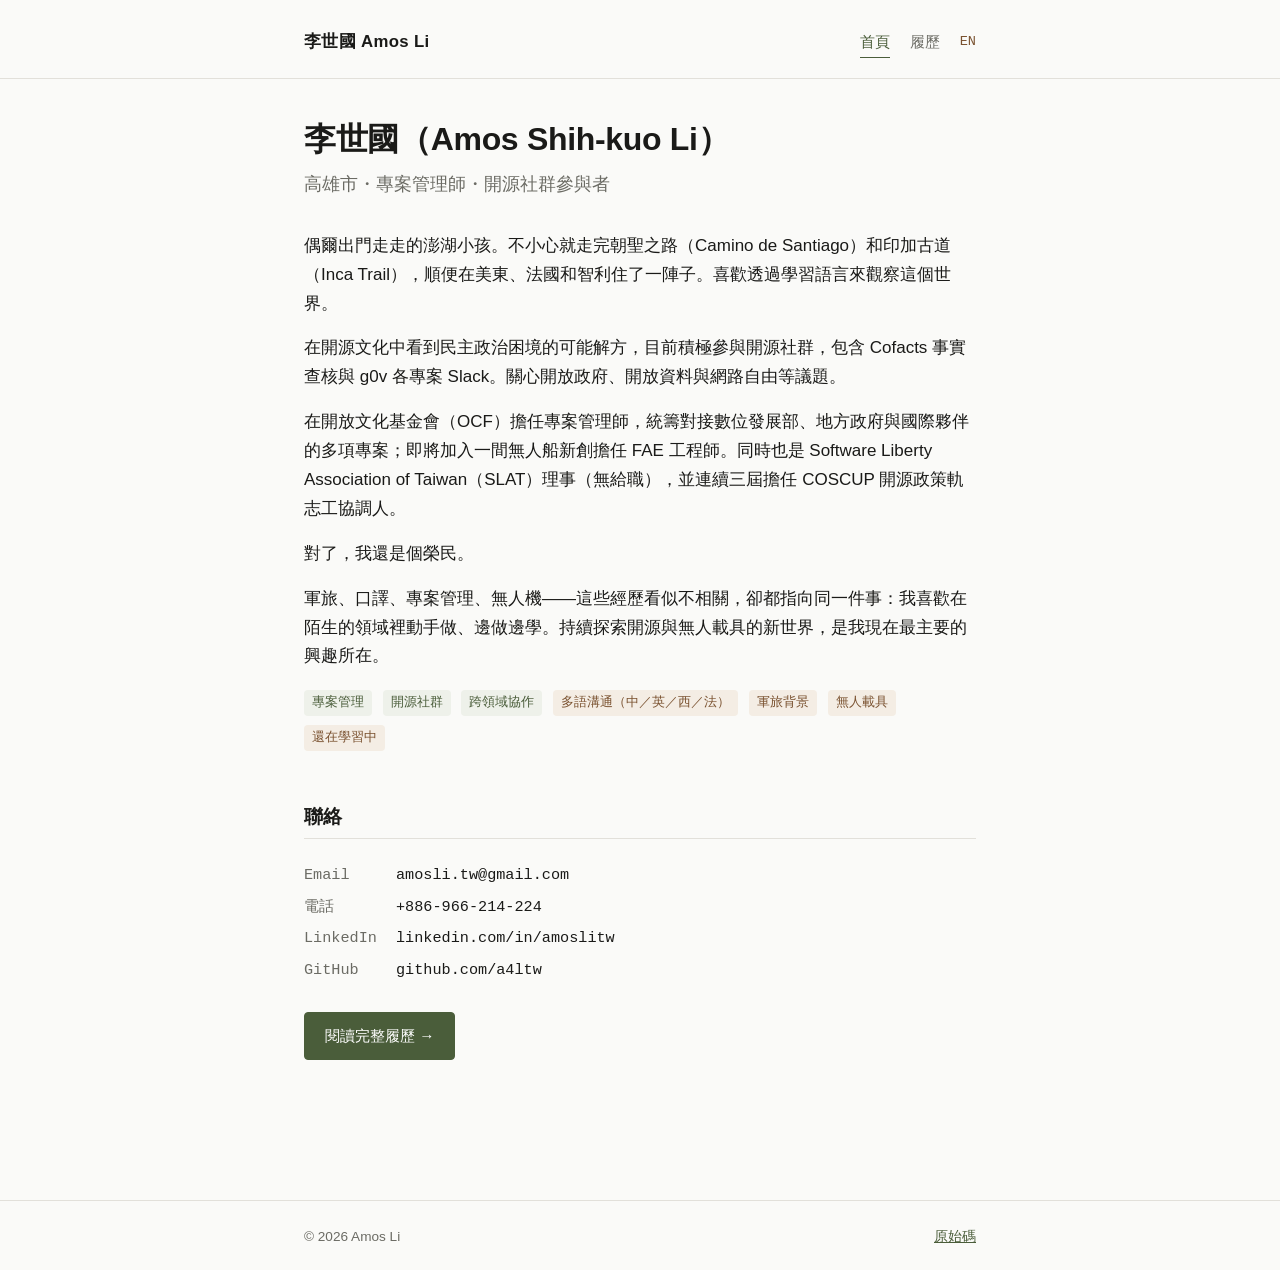
<file: index.html>
<!doctype html>
<html lang="zh-Hant-TW">
<head>
<meta charset="UTF-8">
<meta name="viewport" content="width=device-width, initial-scale=1">
<title>李世國 Amos Li</title>
<meta name="description" content="李世國（Amos Shih-kuo Li）— 專案管理、跨領域協作、開源社群參與者。個人網站與完整履歷。">
<link rel="stylesheet" href="/assets/css/style.css">
<link rel="canonical" href="https://amosli.tw/">
<link rel="alternate" hreflang="en" href="https://amosli.tw/en/">
</head>
<body>
<a class="skip-link" href="#main">跳到主要內容</a>

<header class="site">
  <div class="wrap">
    <a class="brand" href="/">李世國 Amos Li</a>
    <nav class="site-nav">
      <a href="/" aria-current="page">首頁</a>
      <a href="/resume/">履歷</a>
      <a class="lang-switch" href="/en/">EN</a>
    </nav>
  </div>
</header>

<main id="main">
  <div class="wrap">
    <h1>李世國（Amos Shih-kuo Li）</h1>
    <p class="lede">高雄市・專案管理師・開源社群參與者</p>

    <p>偶爾出門走走的澎湖小孩。不小心就走完朝聖之路（Camino de Santiago）和印加古道（Inca Trail），順便在美東、法國和智利住了一陣子。喜歡透過學習語言來觀察這個世界。</p>

    <p>在開源文化中看到民主政治困境的可能解方，目前積極參與開源社群，包含 Cofacts 事實查核與 g0v 各專案 Slack。關心開放政府、開放資料與網路自由等議題。</p>

    <p>在開放文化基金會（OCF）擔任專案管理師，統籌對接數位發展部、地方政府與國際夥伴的多項專案；即將加入一間無人船新創擔任 FAE 工程師。同時也是 Software Liberty Association of Taiwan（SLAT）理事（無給職），並連續三屆擔任 COSCUP 開源政策軌志工協調人。</p>

    <p>對了，我還是個榮民。</p>

    <p>軍旅、口譯、專案管理、無人機——這些經歷看似不相關，卻都指向同一件事：我喜歡在陌生的領域裡動手做、邊做邊學。持續探索開源與無人載具的新世界，是我現在最主要的興趣所在。</p>

    <div>
      <span class="tag">專案管理</span>
      <span class="tag">開源社群</span>
      <span class="tag">跨領域協作</span>
      <span class="tag brown">多語溝通（中／英／西／法）</span>
      <span class="tag brown">軍旅背景</span>
      <span class="tag brown">無人載具</span>
      <span class="tag brown">還在學習中</span>
    </div>

    <h2>聯絡</h2>
    <ul class="contact-list">
      <li><span class="k">Email</span><a href="mailto:amosli.tw@gmail.com">amosli.tw@gmail.com</a></li>
      <li><span class="k">電話</span>+886-966-214-224</li>
      <li><span class="k">LinkedIn</span><a href="https://www.linkedin.com/in/amoslitw">linkedin.com/in/amoslitw</a></li>
      <li><span class="k">GitHub</span><a href="https://github.com/a4ltw">github.com/a4ltw</a></li>
    </ul>

    <p>
      <a class="btn primary" href="/resume/">閱讀完整履歷 →</a>
    </p>
  </div>
</main>

<footer class="site">
  <div class="wrap">
    <span>&copy; 2026 Amos Li</span>
    <span><a href="https://github.com/a4ltw/amosli.tw">原始碼</a></span>
  </div>
</footer>
</body>
</html>
</file>
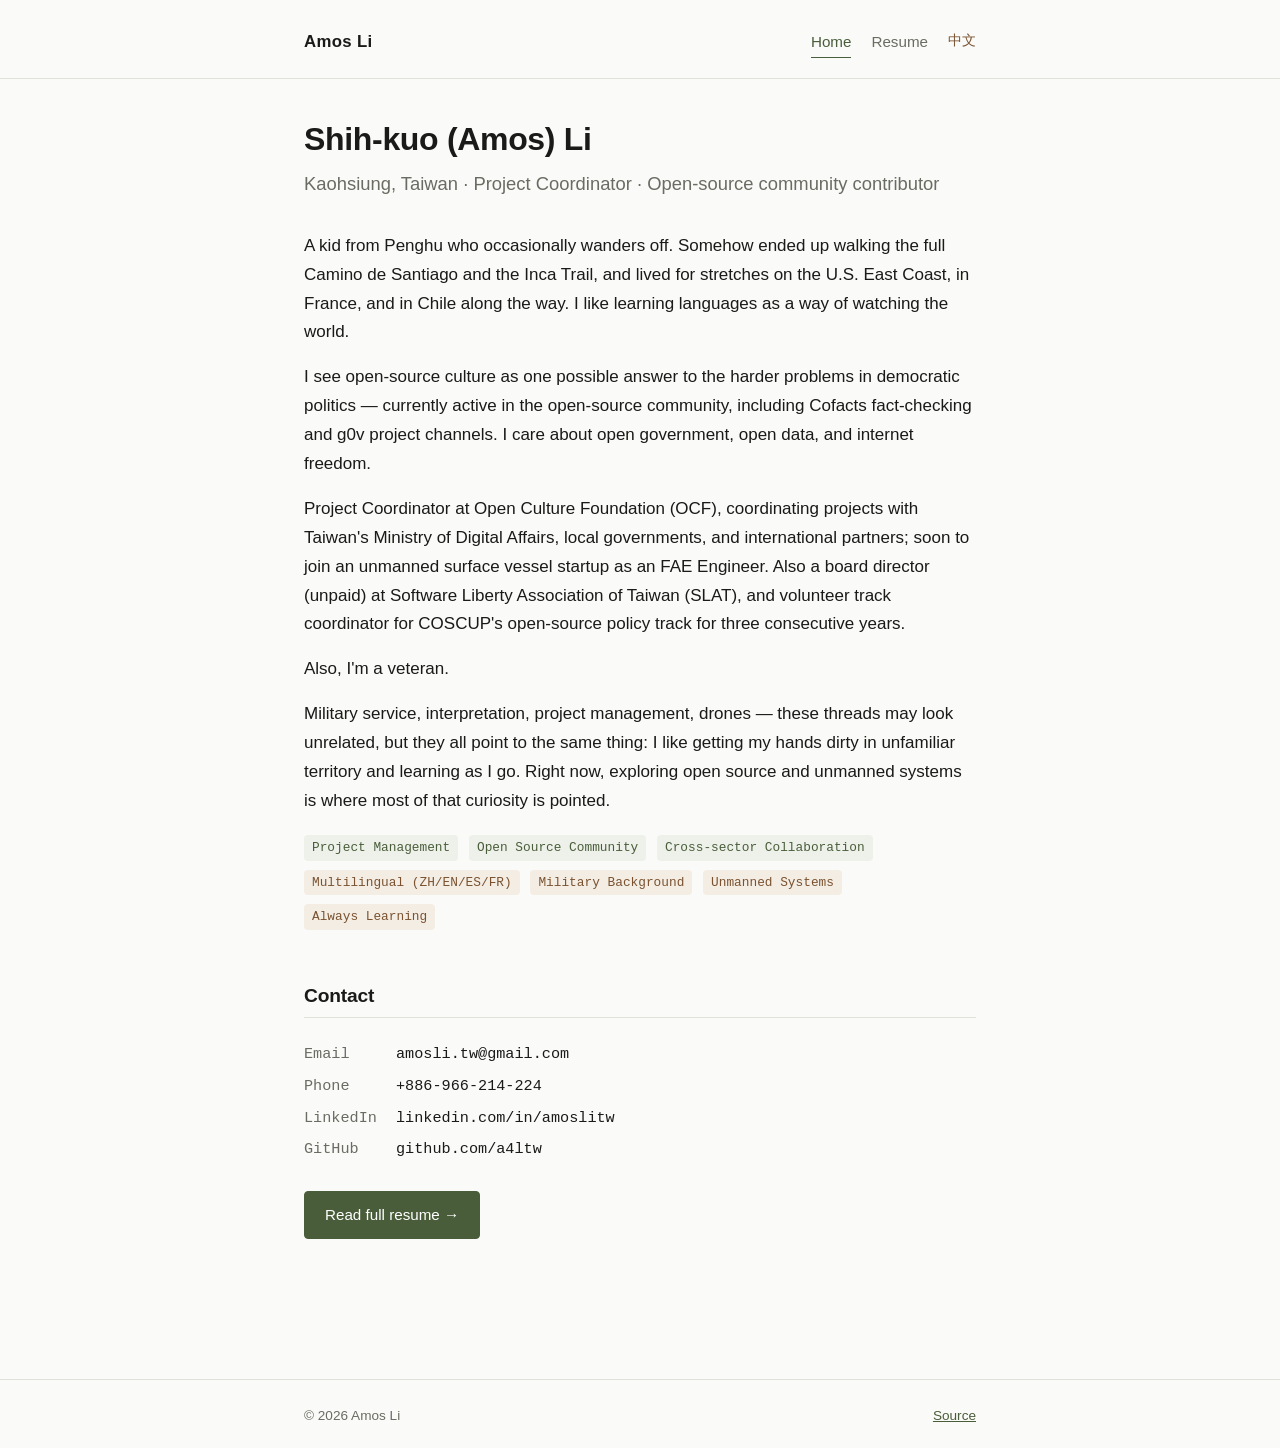
<file: en/index.html>
<!doctype html>
<html lang="en">
<head>
<meta charset="UTF-8">
<meta name="viewport" content="width=device-width, initial-scale=1">
<title>Amos Li — Shih-kuo Li</title>
<meta name="description" content="Amos Shih-kuo Li — project coordinator, cross-sector collaborator, open-source community contributor. Personal site and full resume.">
<link rel="stylesheet" href="/assets/css/style.css">
<link rel="canonical" href="https://amosli.tw/en/">
<link rel="alternate" hreflang="zh-Hant" href="https://amosli.tw/">
</head>
<body>
<a class="skip-link" href="#main">Skip to content</a>

<header class="site">
  <div class="wrap">
    <a class="brand" href="/en/">Amos Li</a>
    <nav class="site-nav">
      <a href="/en/" aria-current="page">Home</a>
      <a href="/resume/en/">Resume</a>
      <a class="lang-switch" href="/">中文</a>
    </nav>
  </div>
</header>

<main id="main">
  <div class="wrap">
    <h1>Shih-kuo (Amos) Li</h1>
    <p class="lede">Kaohsiung, Taiwan · Project Coordinator · Open-source community contributor</p>

    <p>A kid from Penghu who occasionally wanders off. Somehow ended up walking the full Camino de Santiago and the Inca Trail, and lived for stretches on the U.S. East Coast, in France, and in Chile along the way. I like learning languages as a way of watching the world.</p>

    <p>I see open-source culture as one possible answer to the harder problems in democratic politics — currently active in the open-source community, including Cofacts fact-checking and g0v project channels. I care about open government, open data, and internet freedom.</p>

    <p>Project Coordinator at Open Culture Foundation (OCF), coordinating projects with Taiwan's Ministry of Digital Affairs, local governments, and international partners; soon to join an unmanned surface vessel startup as an FAE Engineer. Also a board director (unpaid) at Software Liberty Association of Taiwan (SLAT), and volunteer track coordinator for COSCUP's open-source policy track for three consecutive years.</p>

    <p>Also, I'm a veteran.</p>

    <p>Military service, interpretation, project management, drones — these threads may look unrelated, but they all point to the same thing: I like getting my hands dirty in unfamiliar territory and learning as I go. Right now, exploring open source and unmanned systems is where most of that curiosity is pointed.</p>

    <div>
      <span class="tag">Project Management</span>
      <span class="tag">Open Source Community</span>
      <span class="tag">Cross-sector Collaboration</span>
      <span class="tag brown">Multilingual (ZH/EN/ES/FR)</span>
      <span class="tag brown">Military Background</span>
      <span class="tag brown">Unmanned Systems</span>
      <span class="tag brown">Always Learning</span>
    </div>

    <h2>Contact</h2>
    <ul class="contact-list">
      <li><span class="k">Email</span><a href="mailto:amosli.tw@gmail.com">amosli.tw@gmail.com</a></li>
      <li><span class="k">Phone</span>+886-966-214-224</li>
      <li><span class="k">LinkedIn</span><a href="https://www.linkedin.com/in/amoslitw">linkedin.com/in/amoslitw</a></li>
      <li><span class="k">GitHub</span><a href="https://github.com/a4ltw">github.com/a4ltw</a></li>
    </ul>

    <p>
      <a class="btn primary" href="/resume/en/">Read full resume →</a>
    </p>
  </div>
</main>

<footer class="site">
  <div class="wrap">
    <span>&copy; 2026 Amos Li</span>
    <span><a href="https://github.com/a4ltw/amosli.tw">Source</a></span>
  </div>
</footer>
</body>
</html>
</file>
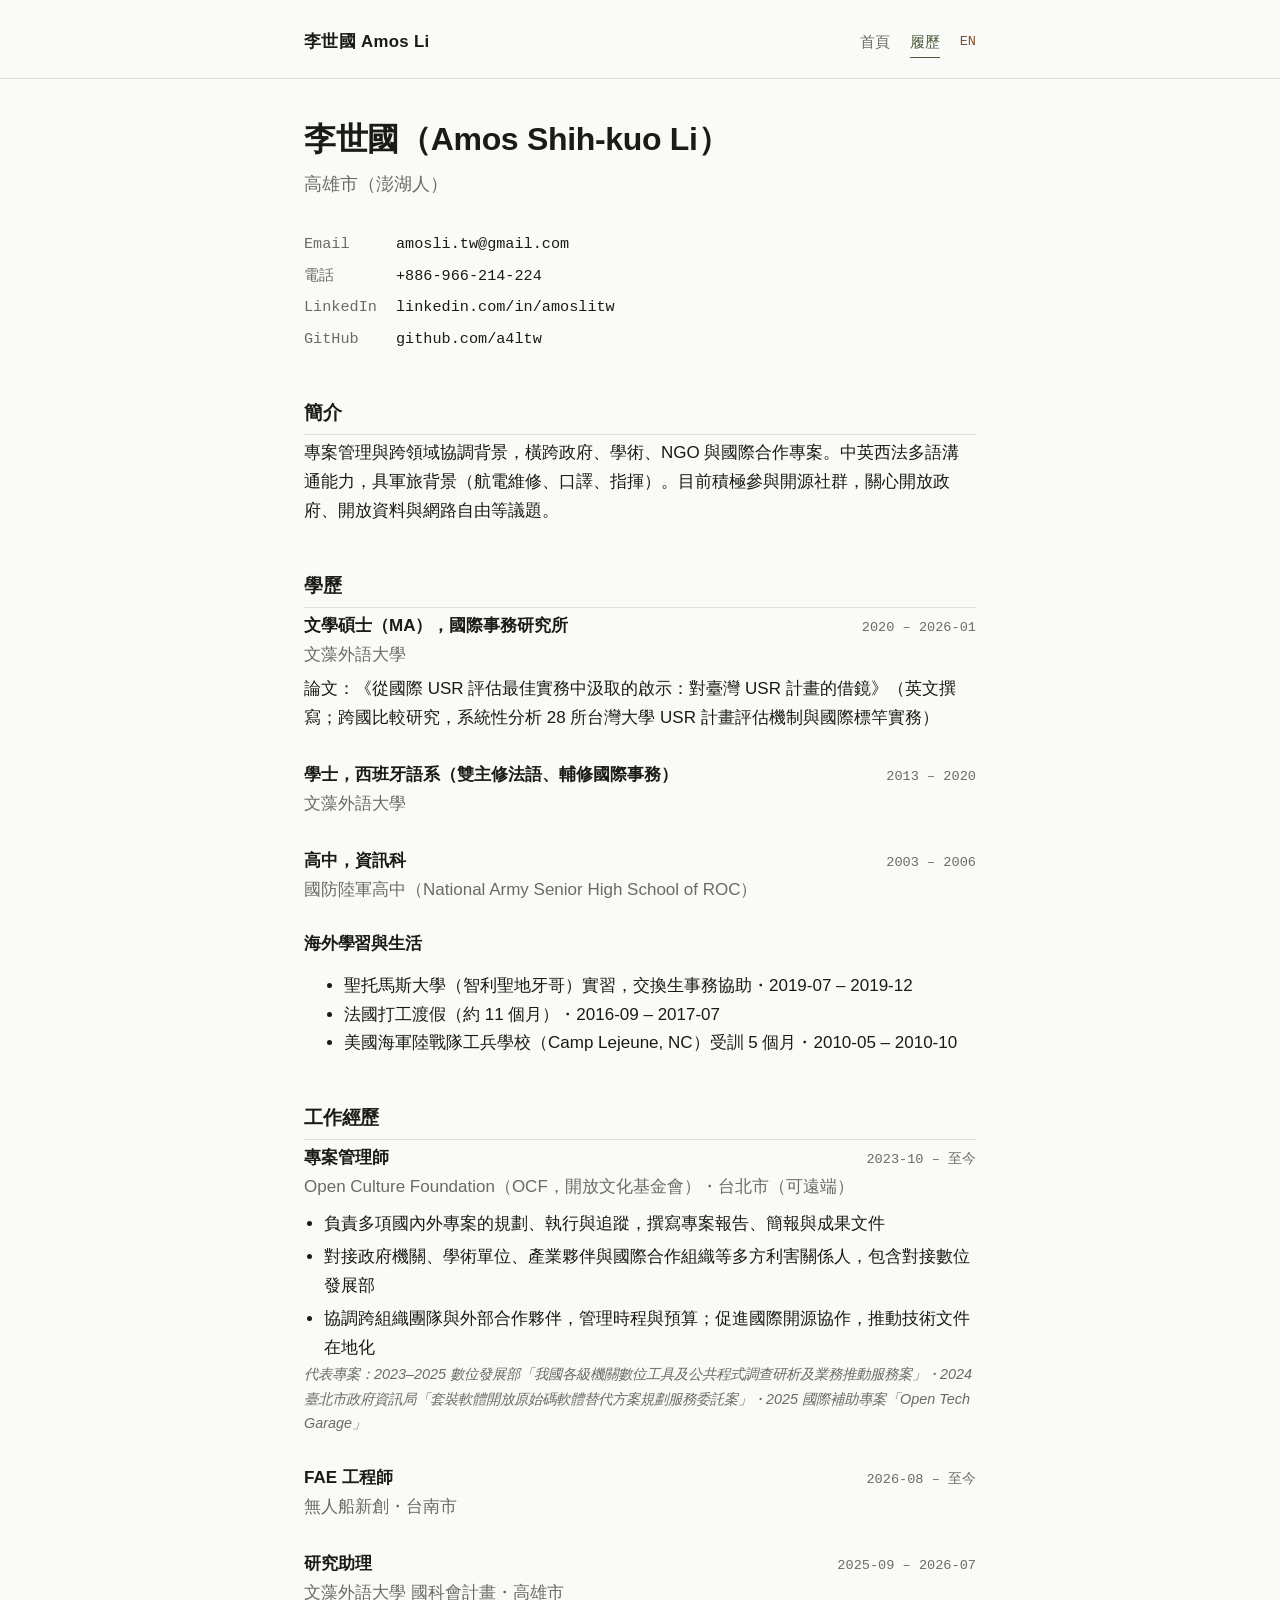
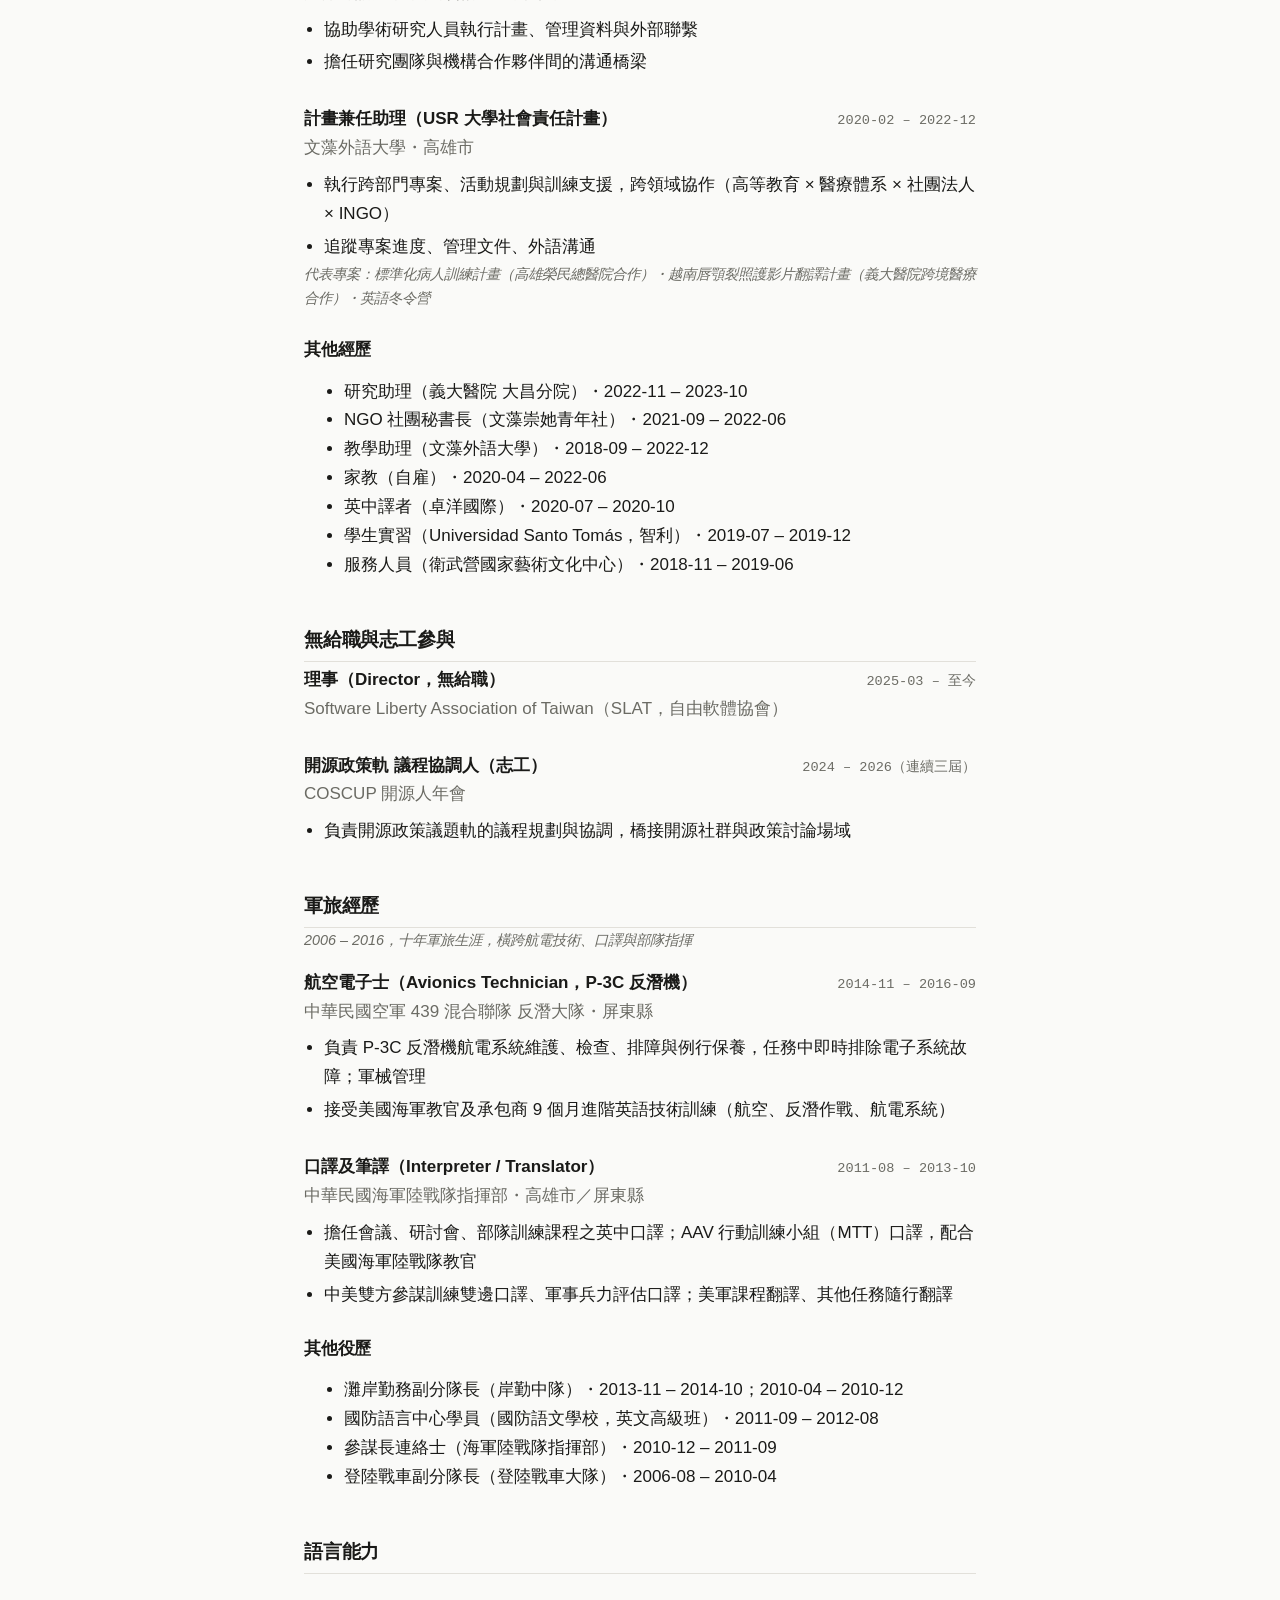
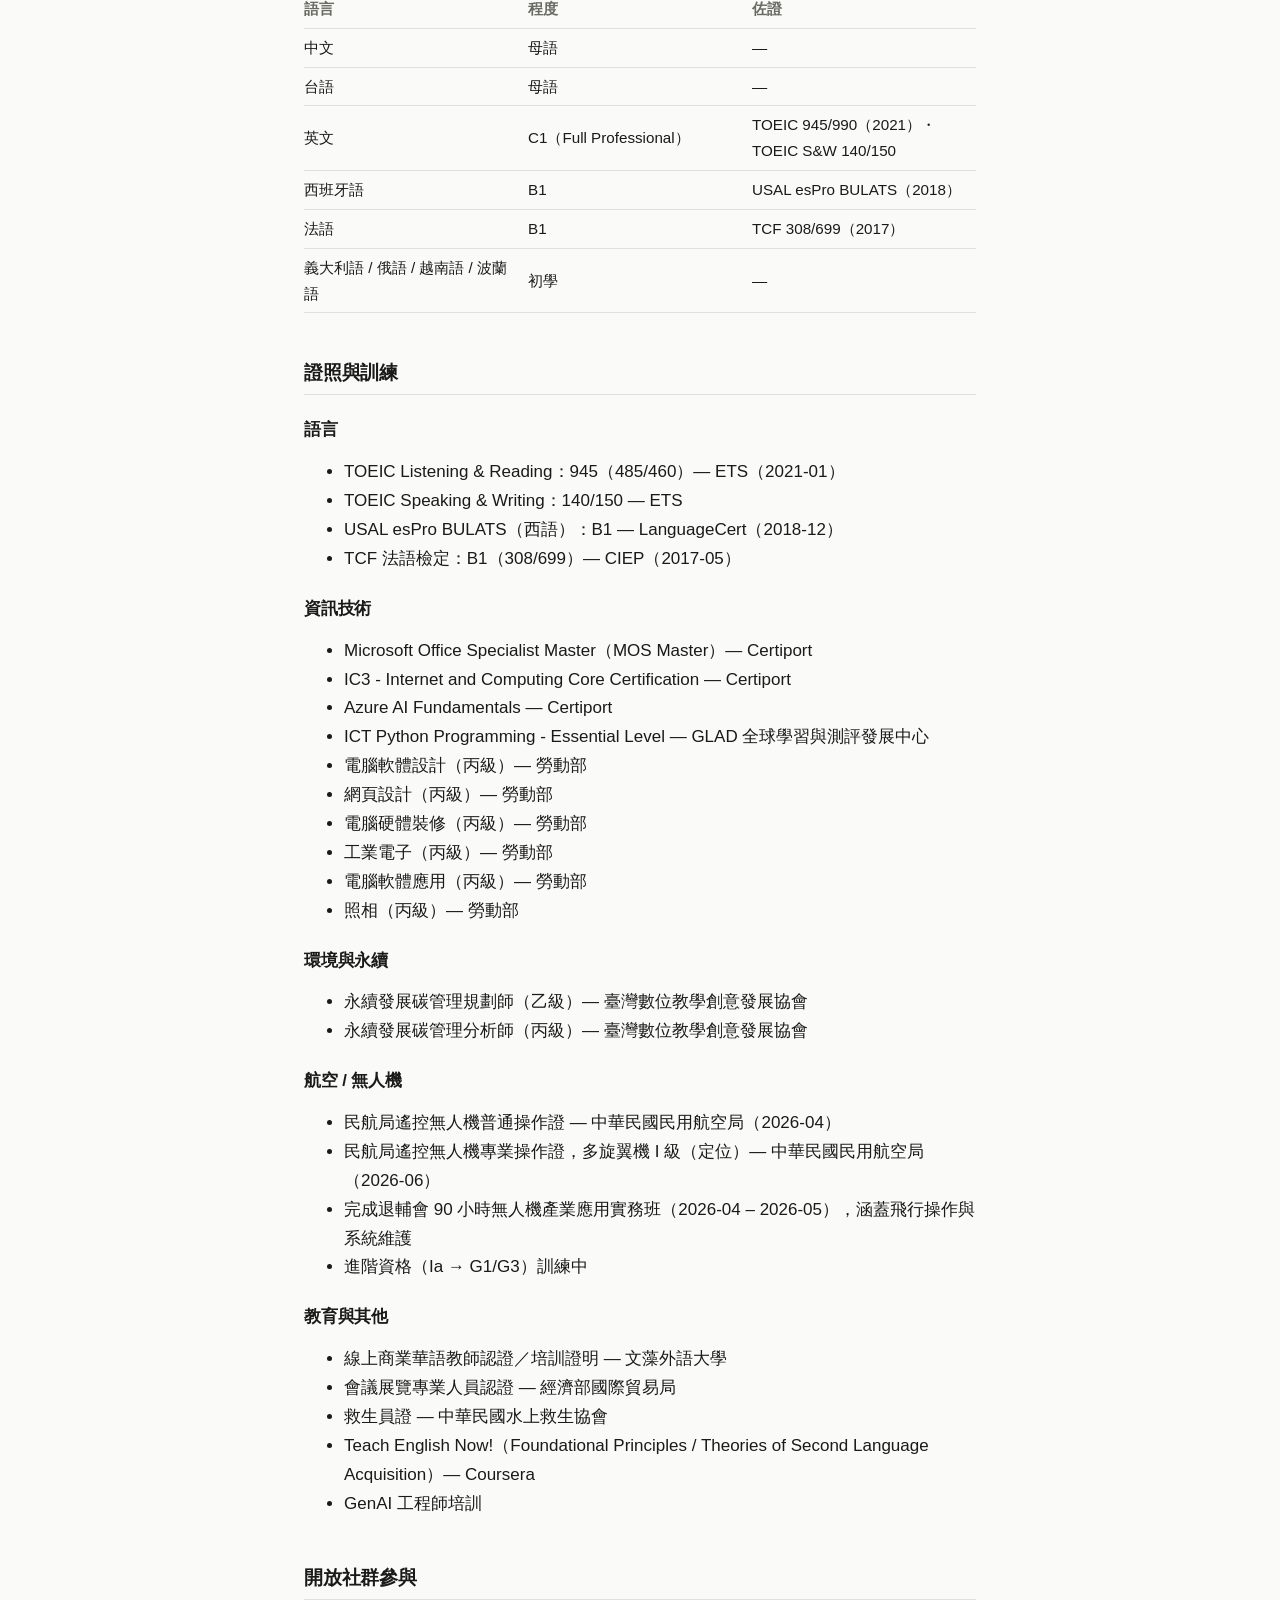
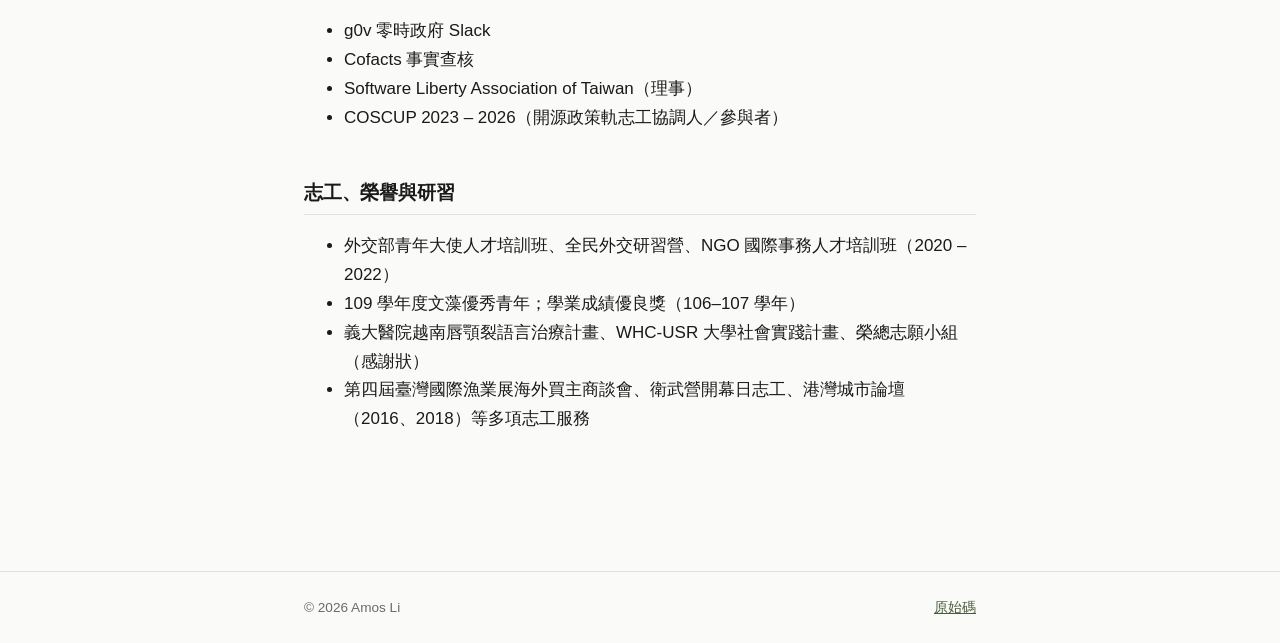
<file: resume/index.html>
<!doctype html>
<html lang="zh-Hant-TW">
<head>
<meta charset="UTF-8">
<meta name="viewport" content="width=device-width, initial-scale=1">
<title>履歷 — 李世國 Amos Li</title>
<meta name="description" content="李世國（Amos Shih-kuo Li）完整履歷：學歷、工作經歷、語言能力、證照與開放社群參與。">
<link rel="stylesheet" href="/assets/css/style.css">
<link rel="canonical" href="https://amosli.tw/resume/">
<link rel="alternate" hreflang="en" href="https://amosli.tw/resume/en/">
</head>
<body>
<a class="skip-link" href="#main">跳到主要內容</a>

<header class="site">
  <div class="wrap">
    <a class="brand" href="/">李世國 Amos Li</a>
    <nav class="site-nav">
      <a href="/">首頁</a>
      <a href="/resume/" aria-current="page">履歷</a>
      <a class="lang-switch" href="/resume/en/">EN</a>
    </nav>
  </div>
</header>

<main id="main">
  <div class="wrap">
    <h1>李世國（Amos Shih-kuo Li）</h1>
    <p class="lede">高雄市（澎湖人）</p>

    <ul class="contact-list">
      <li><span class="k">Email</span><a href="mailto:amosli.tw@gmail.com">amosli.tw@gmail.com</a></li>
      <li><span class="k">電話</span>+886-966-214-224</li>
      <li><span class="k">LinkedIn</span><a href="https://www.linkedin.com/in/amoslitw">linkedin.com/in/amoslitw</a></li>
      <li><span class="k">GitHub</span><a href="https://github.com/a4ltw">github.com/a4ltw</a></li>
    </ul>

    <h2>簡介</h2>
    <p>專案管理與跨領域協調背景，橫跨政府、學術、NGO 與國際合作專案。中英西法多語溝通能力，具軍旅背景（航電維修、口譯、指揮）。目前積極參與開源社群，關心開放政府、開放資料與網路自由等議題。</p>

    <h2>學歷</h2>

    <div class="entry">
      <div class="entry-head">
        <span class="entry-role">文學碩士（MA），國際事務研究所</span>
        <span class="entry-time">2020 – 2026-01</span>
      </div>
      <div class="entry-org">文藻外語大學</div>
      <p style="margin-top:6px">論文：《從國際 USR 評估最佳實務中汲取的啟示：對臺灣 USR 計畫的借鏡》（英文撰寫；跨國比較研究，系統性分析 28 所台灣大學 USR 計畫評估機制與國際標竿實務）</p>
    </div>

    <div class="entry">
      <div class="entry-head">
        <span class="entry-role">學士，西班牙語系（雙主修法語、輔修國際事務）</span>
        <span class="entry-time">2013 – 2020</span>
      </div>
      <div class="entry-org">文藻外語大學</div>
    </div>

    <div class="entry">
      <div class="entry-head">
        <span class="entry-role">高中，資訊科</span>
        <span class="entry-time">2003 – 2006</span>
      </div>
      <div class="entry-org">國防陸軍高中（National Army Senior High School of ROC）</div>
    </div>

    <h3>海外學習與生活</h3>
    <ul>
      <li>聖托馬斯大學（智利聖地牙哥）實習，交換生事務協助・2019-07 – 2019-12</li>
      <li>法國打工渡假（約 11 個月）・2016-09 – 2017-07</li>
      <li>美國海軍陸戰隊工兵學校（Camp Lejeune, NC）受訓 5 個月・2010-05 – 2010-10</li>
    </ul>

    <h2>工作經歷</h2>

    <div class="entry">
      <div class="entry-head">
        <span class="entry-role">專案管理師</span>
        <span class="entry-time">2023-10 – 至今</span>
      </div>
      <div class="entry-org">Open Culture Foundation（OCF，開放文化基金會）・台北市（可遠端）</div>
      <ul>
        <li>負責多項國內外專案的規劃、執行與追蹤，撰寫專案報告、簡報與成果文件</li>
        <li>對接政府機關、學術單位、產業夥伴與國際合作組織等多方利害關係人，包含對接數位發展部</li>
        <li>協調跨組織團隊與外部合作夥伴，管理時程與預算；促進國際開源協作，推動技術文件在地化</li>
      </ul>
      <p class="section-note">代表專案：2023–2025 數位發展部「我國各級機關數位工具及公共程式調查研析及業務推動服務案」・2024 臺北市政府資訊局「套裝軟體開放原始碼軟體替代方案規劃服務委託案」・2025 國際補助專案「Open Tech Garage」</p>
    </div>

    <div class="entry">
      <div class="entry-head">
        <span class="entry-role">FAE 工程師</span>
        <span class="entry-time">2026-08 – 至今</span>
      </div>
      <div class="entry-org">無人船新創・台南市</div>
    </div>

    <div class="entry">
      <div class="entry-head">
        <span class="entry-role">研究助理</span>
        <span class="entry-time">2025-09 – 2026-07</span>
      </div>
      <div class="entry-org">文藻外語大學 國科會計畫・高雄市</div>
      <ul>
        <li>協助學術研究人員執行計畫、管理資料與外部聯繫</li>
        <li>擔任研究團隊與機構合作夥伴間的溝通橋梁</li>
      </ul>
    </div>

    <div class="entry">
      <div class="entry-head">
        <span class="entry-role">計畫兼任助理（USR 大學社會責任計畫）</span>
        <span class="entry-time">2020-02 – 2022-12</span>
      </div>
      <div class="entry-org">文藻外語大學・高雄市</div>
      <ul>
        <li>執行跨部門專案、活動規劃與訓練支援，跨領域協作（高等教育 × 醫療體系 × 社團法人 × INGO）</li>
        <li>追蹤專案進度、管理文件、外語溝通</li>
      </ul>
      <p class="section-note">代表專案：標準化病人訓練計畫（高雄榮民總醫院合作）・越南唇顎裂照護影片翻譯計畫（義大醫院跨境醫療合作）・英語冬令營</p>
    </div>

    <h3>其他經歷</h3>
    <ul>
      <li>研究助理（義大醫院 大昌分院）・2022-11 – 2023-10</li>
      <li>NGO 社團秘書長（文藻崇她青年社）・2021-09 – 2022-06</li>
      <li>教學助理（文藻外語大學）・2018-09 – 2022-12</li>
      <li>家教（自雇）・2020-04 – 2022-06</li>
      <li>英中譯者（卓洋國際）・2020-07 – 2020-10</li>
      <li>學生實習（Universidad Santo Tomás，智利）・2019-07 – 2019-12</li>
      <li>服務人員（衛武營國家藝術文化中心）・2018-11 – 2019-06</li>
    </ul>

    <h2>無給職與志工參與</h2>

    <div class="entry">
      <div class="entry-head">
        <span class="entry-role">理事（Director，無給職）</span>
        <span class="entry-time">2025-03 – 至今</span>
      </div>
      <div class="entry-org">Software Liberty Association of Taiwan（SLAT，自由軟體協會）</div>
    </div>

    <div class="entry">
      <div class="entry-head">
        <span class="entry-role">開源政策軌 議程協調人（志工）</span>
        <span class="entry-time">2024 – 2026（連續三屆）</span>
      </div>
      <div class="entry-org">COSCUP 開源人年會</div>
      <ul>
        <li>負責開源政策議題軌的議程規劃與協調，橋接開源社群與政策討論場域</li>
      </ul>
    </div>

    <h2>軍旅經歷</h2>
    <p class="section-note">2006 – 2016，十年軍旅生涯，橫跨航電技術、口譯與部隊指揮</p>

    <div class="entry">
      <div class="entry-head">
        <span class="entry-role">航空電子士（Avionics Technician，P-3C 反潛機）</span>
        <span class="entry-time">2014-11 – 2016-09</span>
      </div>
      <div class="entry-org">中華民國空軍 439 混合聯隊 反潛大隊・屏東縣</div>
      <ul>
        <li>負責 P-3C 反潛機航電系統維護、檢查、排障與例行保養，任務中即時排除電子系統故障；軍械管理</li>
        <li>接受美國海軍教官及承包商 9 個月進階英語技術訓練（航空、反潛作戰、航電系統）</li>
      </ul>
    </div>

    <div class="entry">
      <div class="entry-head">
        <span class="entry-role">口譯及筆譯（Interpreter / Translator）</span>
        <span class="entry-time">2011-08 – 2013-10</span>
      </div>
      <div class="entry-org">中華民國海軍陸戰隊指揮部・高雄市／屏東縣</div>
      <ul>
        <li>擔任會議、研討會、部隊訓練課程之英中口譯；AAV 行動訓練小組（MTT）口譯，配合美國海軍陸戰隊教官</li>
        <li>中美雙方參謀訓練雙邊口譯、軍事兵力評估口譯；美軍課程翻譯、其他任務隨行翻譯</li>
      </ul>
    </div>

    <h3>其他役歷</h3>
    <ul>
      <li>灘岸勤務副分隊長（岸勤中隊）・2013-11 – 2014-10；2010-04 – 2010-12</li>
      <li>國防語言中心學員（國防語文學校，英文高級班）・2011-09 – 2012-08</li>
      <li>參謀長連絡士（海軍陸戰隊指揮部）・2010-12 – 2011-09</li>
      <li>登陸戰車副分隊長（登陸戰車大隊）・2006-08 – 2010-04</li>
    </ul>

    <h2>語言能力</h2>
    <table class="info">
      <tr><th>語言</th><th>程度</th><th>佐證</th></tr>
      <tr><td>中文</td><td>母語</td><td>—</td></tr>
      <tr><td>台語</td><td>母語</td><td>—</td></tr>
      <tr><td>英文</td><td>C1（Full Professional）</td><td>TOEIC 945/990（2021）・TOEIC S&amp;W 140/150</td></tr>
      <tr><td>西班牙語</td><td>B1</td><td>USAL esPro BULATS（2018）</td></tr>
      <tr><td>法語</td><td>B1</td><td>TCF 308/699（2017）</td></tr>
      <tr><td>義大利語 / 俄語 / 越南語 / 波蘭語</td><td>初學</td><td>—</td></tr>
    </table>

    <h2>證照與訓練</h2>

    <h3>語言</h3>
    <ul>
      <li>TOEIC Listening &amp; Reading：945（485/460）— ETS（2021-01）</li>
      <li>TOEIC Speaking &amp; Writing：140/150 — ETS</li>
      <li>USAL esPro BULATS（西語）：B1 — LanguageCert（2018-12）</li>
      <li>TCF 法語檢定：B1（308/699）— CIEP（2017-05）</li>
    </ul>

    <h3>資訊技術</h3>
    <ul>
      <li>Microsoft Office Specialist Master（MOS Master）— Certiport</li>
      <li>IC3 - Internet and Computing Core Certification — Certiport</li>
      <li>Azure AI Fundamentals — Certiport</li>
      <li>ICT Python Programming - Essential Level — GLAD 全球學習與測評發展中心</li>
      <li>電腦軟體設計（丙級）— 勞動部</li>
      <li>網頁設計（丙級）— 勞動部</li>
      <li>電腦硬體裝修（丙級）— 勞動部</li>
      <li>工業電子（丙級）— 勞動部</li>
      <li>電腦軟體應用（丙級）— 勞動部</li>
      <li>照相（丙級）— 勞動部</li>
    </ul>

    <h3>環境與永續</h3>
    <ul>
      <li>永續發展碳管理規劃師（乙級）— 臺灣數位教學創意發展協會</li>
      <li>永續發展碳管理分析師（丙級）— 臺灣數位教學創意發展協會</li>
    </ul>

    <h3>航空 / 無人機</h3>
    <ul>
      <li>民航局遙控無人機普通操作證 — 中華民國民用航空局（2026-04）</li>
      <li>民航局遙控無人機專業操作證，多旋翼機 I 級（定位）— 中華民國民用航空局（2026-06）</li>
      <li>完成退輔會 90 小時無人機產業應用實務班（2026-04 – 2026-05），涵蓋飛行操作與系統維護</li>
      <li>進階資格（Ia → G1/G3）訓練中</li>
    </ul>

    <h3>教育與其他</h3>
    <ul>
      <li>線上商業華語教師認證／培訓證明 — 文藻外語大學</li>
      <li>會議展覽專業人員認證 — 經濟部國際貿易局</li>
      <li>救生員證 — 中華民國水上救生協會</li>
      <li>Teach English Now!（Foundational Principles / Theories of Second Language Acquisition）— Coursera</li>
      <li>GenAI 工程師培訓</li>
    </ul>

    <h2>開放社群參與</h2>
    <ul>
      <li>g0v 零時政府 Slack</li>
      <li>Cofacts 事實查核</li>
      <li>Software Liberty Association of Taiwan（理事）</li>
      <li>COSCUP 2023 – 2026（開源政策軌志工協調人／參與者）</li>
    </ul>

    <h2>志工、榮譽與研習</h2>
    <ul>
      <li>外交部青年大使人才培訓班、全民外交研習營、NGO 國際事務人才培訓班（2020 – 2022）</li>
      <li>109 學年度文藻優秀青年；學業成績優良獎（106–107 學年）</li>
      <li>義大醫院越南唇顎裂語言治療計畫、WHC-USR 大學社會實踐計畫、榮總志願小組（感謝狀）</li>
      <li>第四屆臺灣國際漁業展海外買主商談會、衛武營開幕日志工、港灣城市論壇（2016、2018）等多項志工服務</li>
    </ul>

  </div>
</main>

<footer class="site">
  <div class="wrap">
    <span>&copy; 2026 Amos Li</span>
    <span><a href="https://github.com/a4ltw/amosli.tw">原始碼</a></span>
  </div>
</footer>
</body>
</html>
</file>
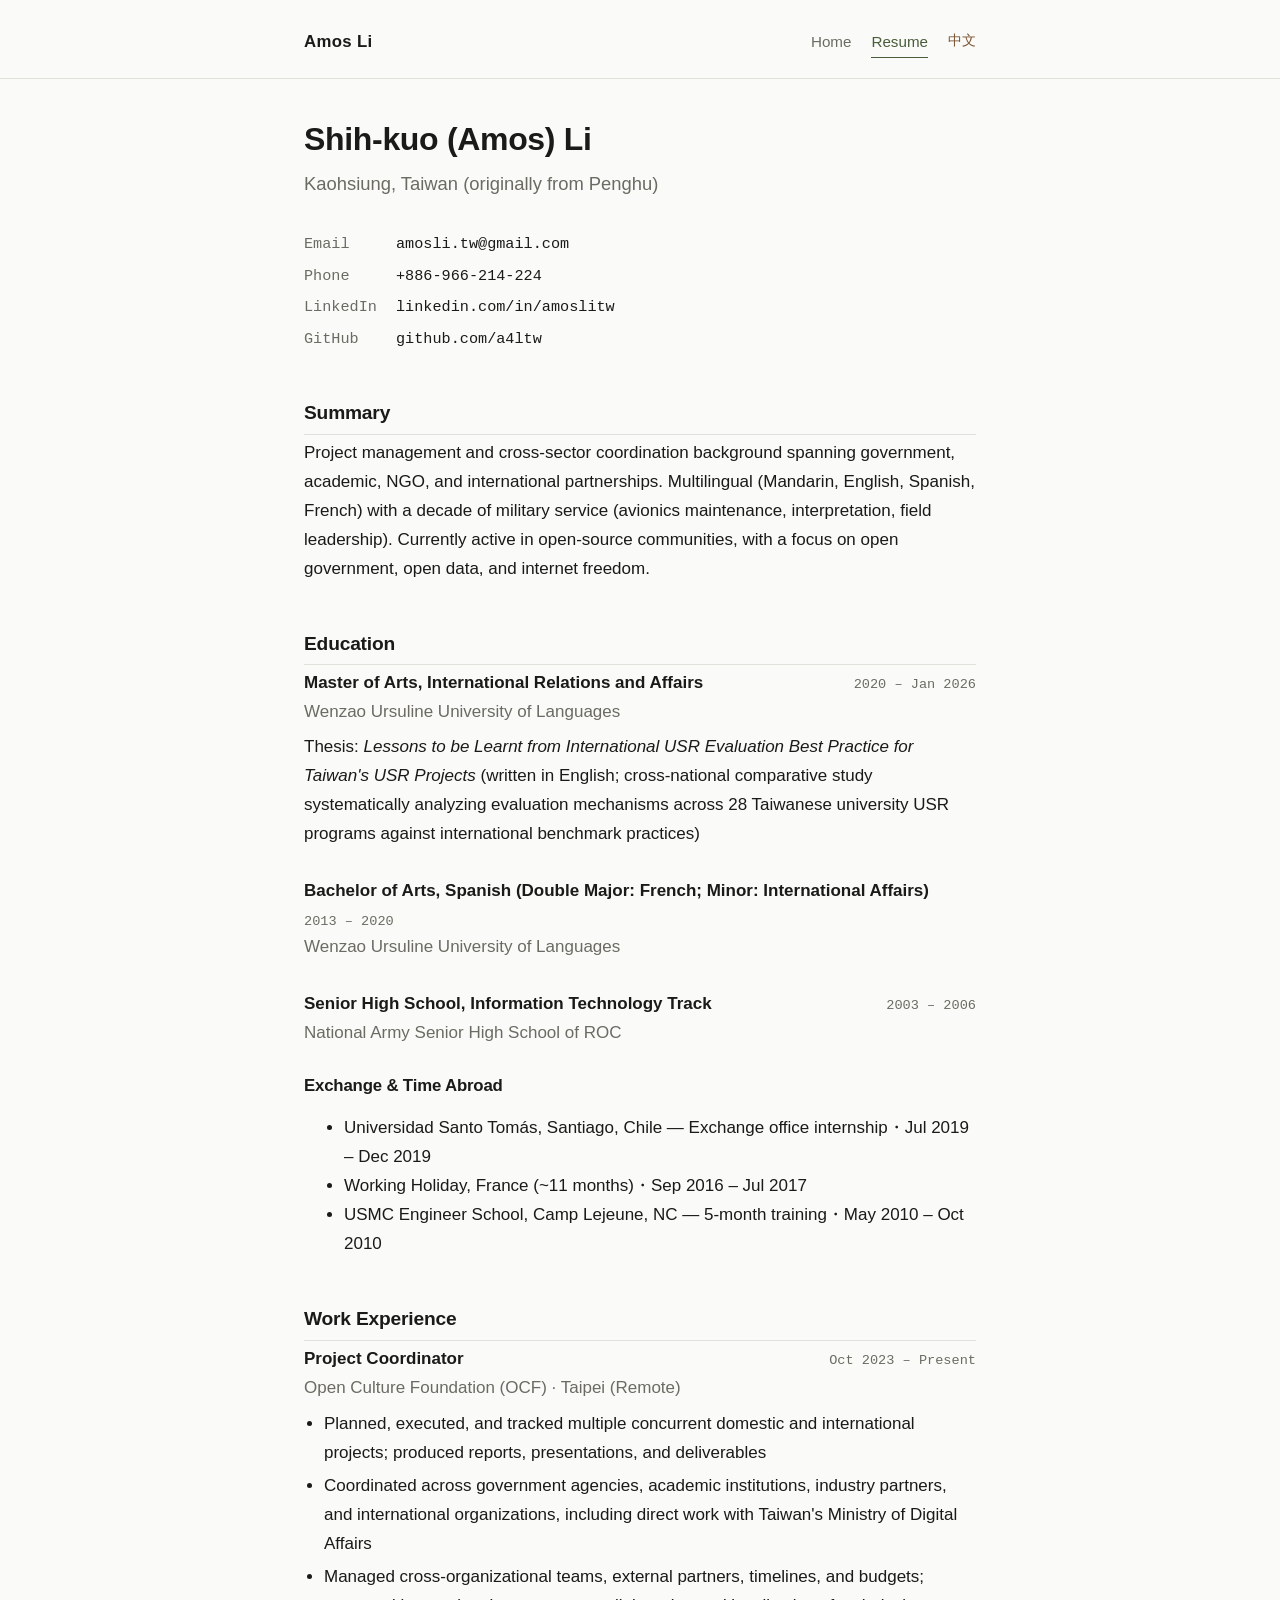
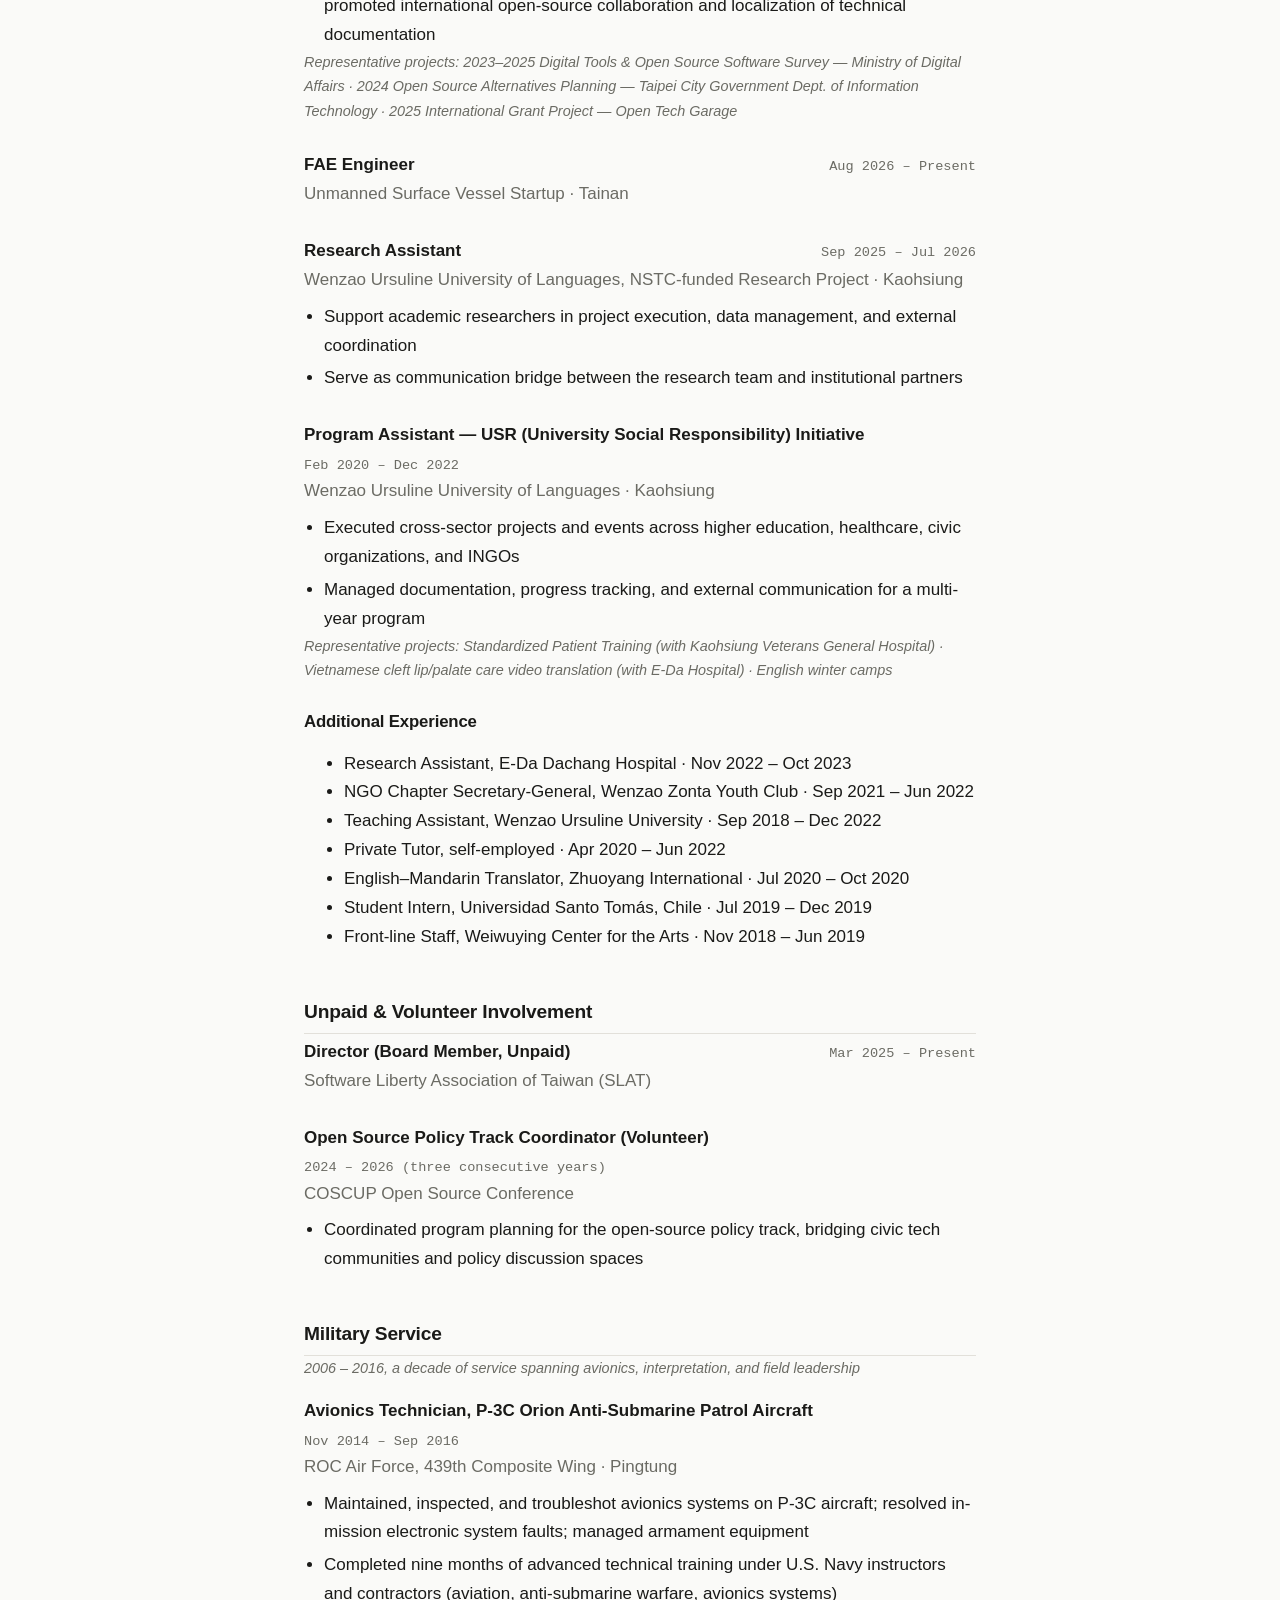
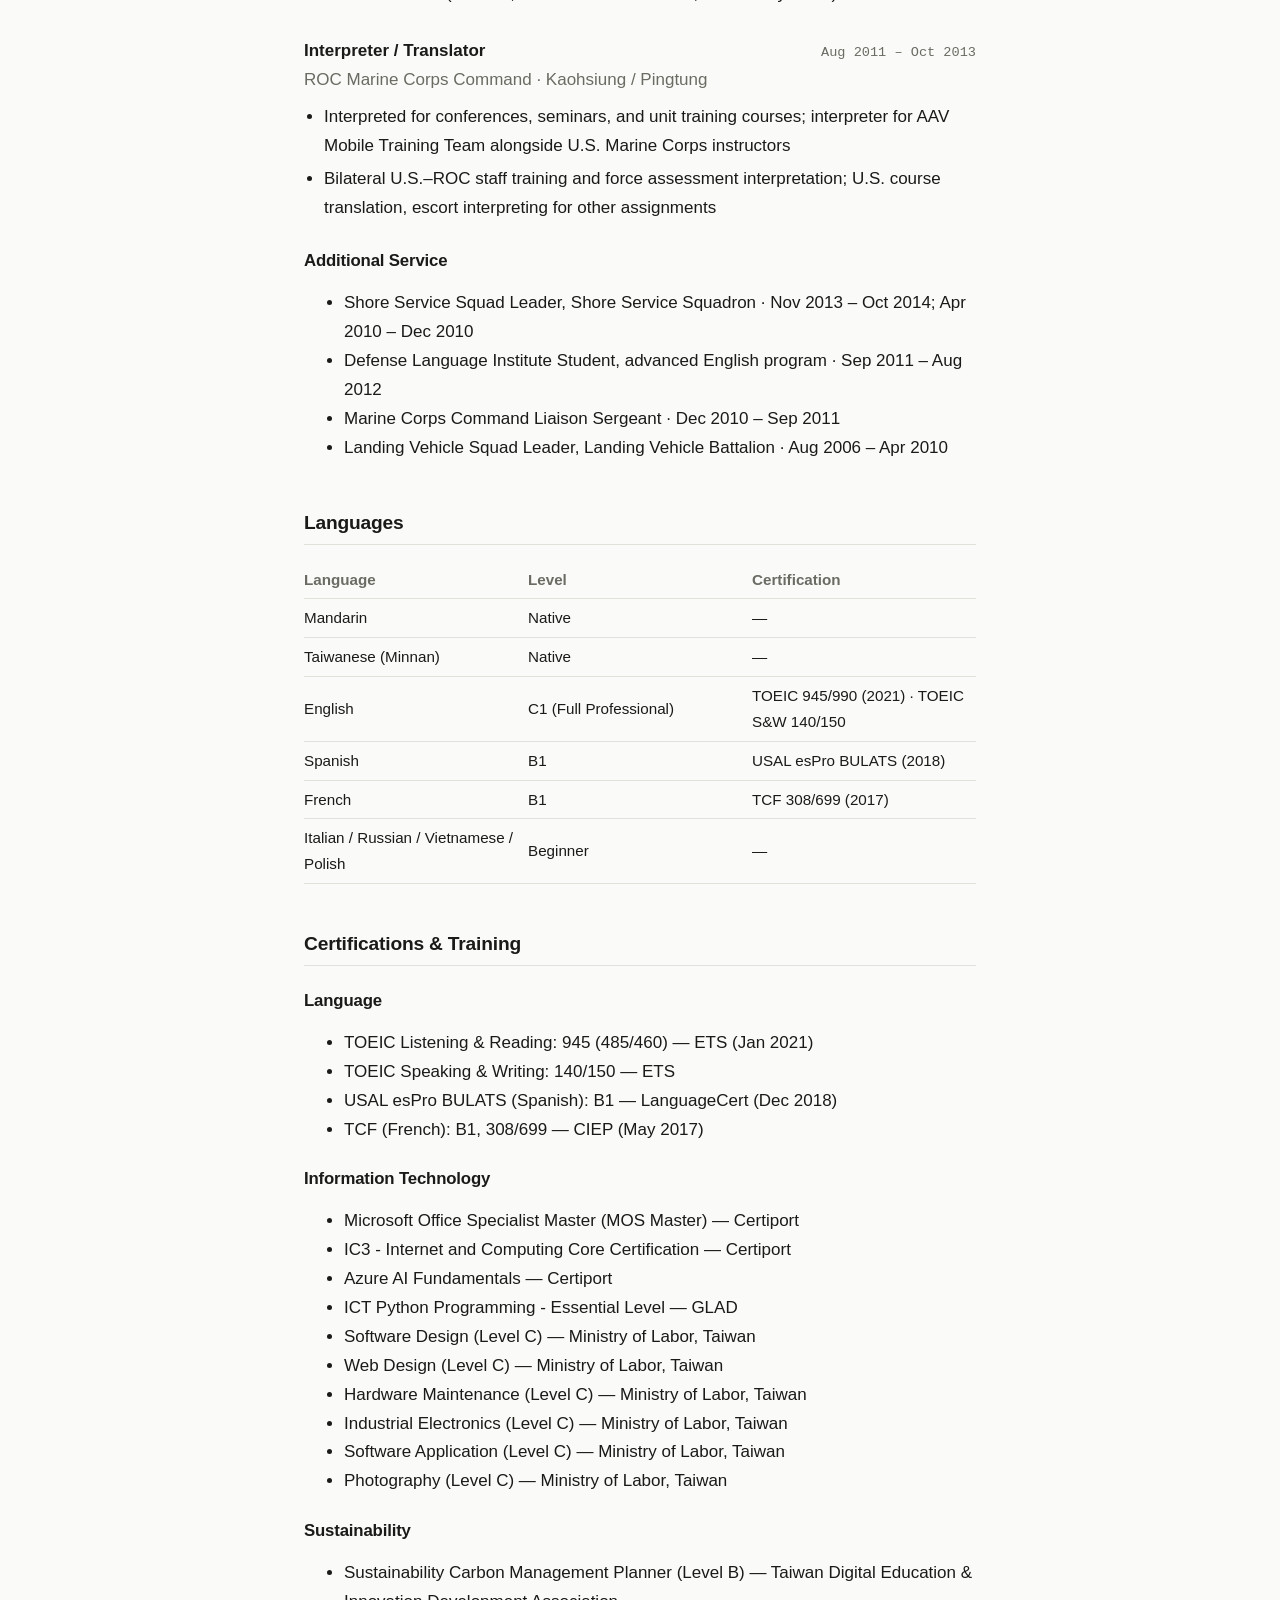
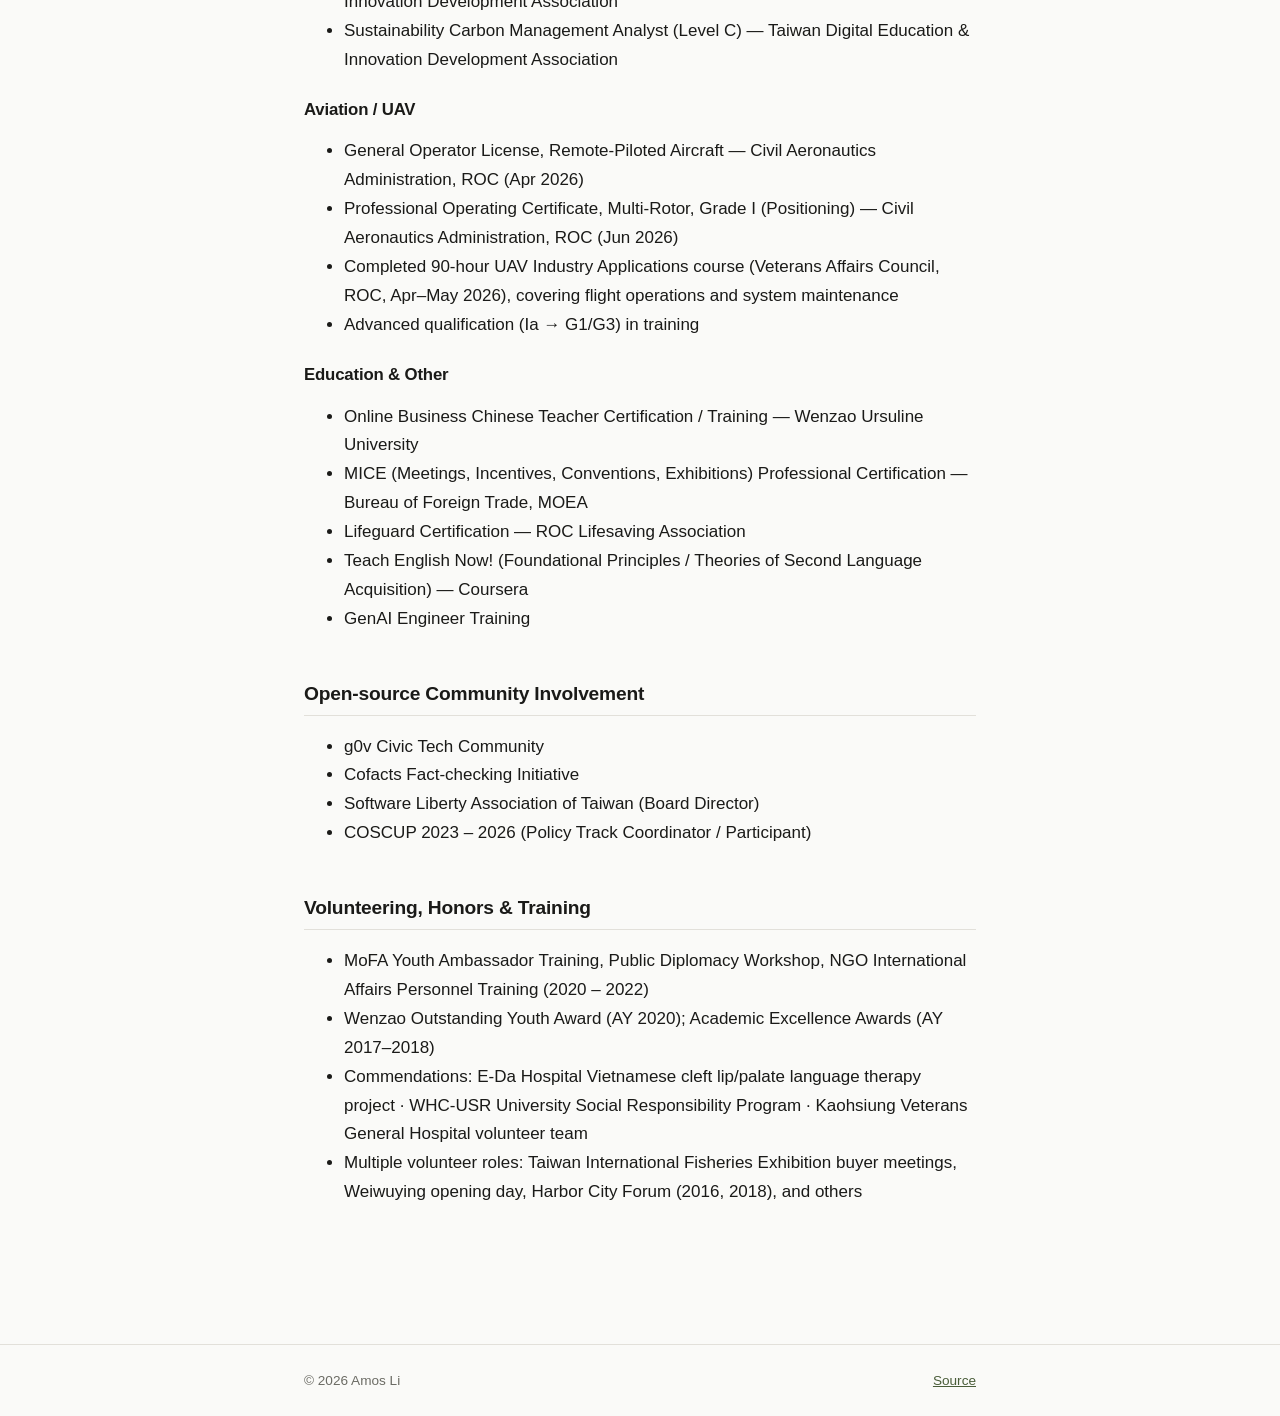
<file: resume/en/index.html>
<!doctype html>
<html lang="en">
<head>
<meta charset="UTF-8">
<meta name="viewport" content="width=device-width, initial-scale=1">
<title>Resume — Amos Li</title>
<meta name="description" content="Shih-kuo (Amos) Li full resume: education, work experience, languages, certifications, and open-source community involvement.">
<link rel="stylesheet" href="/assets/css/style.css">
<link rel="canonical" href="https://amosli.tw/resume/en/">
<link rel="alternate" hreflang="zh-Hant" href="https://amosli.tw/resume/">
</head>
<body>
<a class="skip-link" href="#main">Skip to content</a>

<header class="site">
  <div class="wrap">
    <a class="brand" href="/en/">Amos Li</a>
    <nav class="site-nav">
      <a href="/en/">Home</a>
      <a href="/resume/en/" aria-current="page">Resume</a>
      <a class="lang-switch" href="/resume/">中文</a>
    </nav>
  </div>
</header>

<main id="main">
  <div class="wrap">
    <h1>Shih-kuo (Amos) Li</h1>
    <p class="lede">Kaohsiung, Taiwan (originally from Penghu)</p>

    <ul class="contact-list">
      <li><span class="k">Email</span><a href="mailto:amosli.tw@gmail.com">amosli.tw@gmail.com</a></li>
      <li><span class="k">Phone</span>+886-966-214-224</li>
      <li><span class="k">LinkedIn</span><a href="https://www.linkedin.com/in/amoslitw">linkedin.com/in/amoslitw</a></li>
      <li><span class="k">GitHub</span><a href="https://github.com/a4ltw">github.com/a4ltw</a></li>
    </ul>

    <h2>Summary</h2>
    <p>Project management and cross-sector coordination background spanning government, academic, NGO, and international partnerships. Multilingual (Mandarin, English, Spanish, French) with a decade of military service (avionics maintenance, interpretation, field leadership). Currently active in open-source communities, with a focus on open government, open data, and internet freedom.</p>

    <h2>Education</h2>

    <div class="entry">
      <div class="entry-head">
        <span class="entry-role">Master of Arts, International Relations and Affairs</span>
        <span class="entry-time">2020 – Jan 2026</span>
      </div>
      <div class="entry-org">Wenzao Ursuline University of Languages</div>
      <p style="margin-top:6px">Thesis: <em>Lessons to be Learnt from International USR Evaluation Best Practice for Taiwan's USR Projects</em> (written in English; cross-national comparative study systematically analyzing evaluation mechanisms across 28 Taiwanese university USR programs against international benchmark practices)</p>
    </div>

    <div class="entry">
      <div class="entry-head">
        <span class="entry-role">Bachelor of Arts, Spanish (Double Major: French; Minor: International Affairs)</span>
        <span class="entry-time">2013 – 2020</span>
      </div>
      <div class="entry-org">Wenzao Ursuline University of Languages</div>
    </div>

    <div class="entry">
      <div class="entry-head">
        <span class="entry-role">Senior High School, Information Technology Track</span>
        <span class="entry-time">2003 – 2006</span>
      </div>
      <div class="entry-org">National Army Senior High School of ROC</div>
    </div>

    <h3>Exchange &amp; Time Abroad</h3>
    <ul>
      <li>Universidad Santo Tomás, Santiago, Chile — Exchange office internship・Jul 2019 – Dec 2019</li>
      <li>Working Holiday, France (~11 months)・Sep 2016 – Jul 2017</li>
      <li>USMC Engineer School, Camp Lejeune, NC — 5-month training・May 2010 – Oct 2010</li>
    </ul>

    <h2>Work Experience</h2>

    <div class="entry">
      <div class="entry-head">
        <span class="entry-role">Project Coordinator</span>
        <span class="entry-time">Oct 2023 – Present</span>
      </div>
      <div class="entry-org">Open Culture Foundation (OCF) · Taipei (Remote)</div>
      <ul>
        <li>Planned, executed, and tracked multiple concurrent domestic and international projects; produced reports, presentations, and deliverables</li>
        <li>Coordinated across government agencies, academic institutions, industry partners, and international organizations, including direct work with Taiwan's Ministry of Digital Affairs</li>
        <li>Managed cross-organizational teams, external partners, timelines, and budgets; promoted international open-source collaboration and localization of technical documentation</li>
      </ul>
      <p class="section-note">Representative projects: 2023–2025 Digital Tools &amp; Open Source Software Survey — Ministry of Digital Affairs · 2024 Open Source Alternatives Planning — Taipei City Government Dept. of Information Technology · 2025 International Grant Project — Open Tech Garage</p>
    </div>

    <div class="entry">
      <div class="entry-head">
        <span class="entry-role">FAE Engineer</span>
        <span class="entry-time">Aug 2026 – Present</span>
      </div>
      <div class="entry-org">Unmanned Surface Vessel Startup · Tainan</div>
    </div>

    <div class="entry">
      <div class="entry-head">
        <span class="entry-role">Research Assistant</span>
        <span class="entry-time">Sep 2025 – Jul 2026</span>
      </div>
      <div class="entry-org">Wenzao Ursuline University of Languages, NSTC-funded Research Project · Kaohsiung</div>
      <ul>
        <li>Support academic researchers in project execution, data management, and external coordination</li>
        <li>Serve as communication bridge between the research team and institutional partners</li>
      </ul>
    </div>

    <div class="entry">
      <div class="entry-head">
        <span class="entry-role">Program Assistant — USR (University Social Responsibility) Initiative</span>
        <span class="entry-time">Feb 2020 – Dec 2022</span>
      </div>
      <div class="entry-org">Wenzao Ursuline University of Languages · Kaohsiung</div>
      <ul>
        <li>Executed cross-sector projects and events across higher education, healthcare, civic organizations, and INGOs</li>
        <li>Managed documentation, progress tracking, and external communication for a multi-year program</li>
      </ul>
      <p class="section-note">Representative projects: Standardized Patient Training (with Kaohsiung Veterans General Hospital) · Vietnamese cleft lip/palate care video translation (with E-Da Hospital) · English winter camps</p>
    </div>

    <h3>Additional Experience</h3>
    <ul>
      <li>Research Assistant, E-Da Dachang Hospital · Nov 2022 – Oct 2023</li>
      <li>NGO Chapter Secretary-General, Wenzao Zonta Youth Club · Sep 2021 – Jun 2022</li>
      <li>Teaching Assistant, Wenzao Ursuline University · Sep 2018 – Dec 2022</li>
      <li>Private Tutor, self-employed · Apr 2020 – Jun 2022</li>
      <li>English–Mandarin Translator, Zhuoyang International · Jul 2020 – Oct 2020</li>
      <li>Student Intern, Universidad Santo Tomás, Chile · Jul 2019 – Dec 2019</li>
      <li>Front-line Staff, Weiwuying Center for the Arts · Nov 2018 – Jun 2019</li>
    </ul>

    <h2>Unpaid &amp; Volunteer Involvement</h2>

    <div class="entry">
      <div class="entry-head">
        <span class="entry-role">Director (Board Member, Unpaid)</span>
        <span class="entry-time">Mar 2025 – Present</span>
      </div>
      <div class="entry-org">Software Liberty Association of Taiwan (SLAT)</div>
    </div>

    <div class="entry">
      <div class="entry-head">
        <span class="entry-role">Open Source Policy Track Coordinator (Volunteer)</span>
        <span class="entry-time">2024 – 2026 (three consecutive years)</span>
      </div>
      <div class="entry-org">COSCUP Open Source Conference</div>
      <ul>
        <li>Coordinated program planning for the open-source policy track, bridging civic tech communities and policy discussion spaces</li>
      </ul>
    </div>

    <h2>Military Service</h2>
    <p class="section-note">2006 – 2016, a decade of service spanning avionics, interpretation, and field leadership</p>

    <div class="entry">
      <div class="entry-head">
        <span class="entry-role">Avionics Technician, P-3C Orion Anti-Submarine Patrol Aircraft</span>
        <span class="entry-time">Nov 2014 – Sep 2016</span>
      </div>
      <div class="entry-org">ROC Air Force, 439th Composite Wing · Pingtung</div>
      <ul>
        <li>Maintained, inspected, and troubleshot avionics systems on P-3C aircraft; resolved in-mission electronic system faults; managed armament equipment</li>
        <li>Completed nine months of advanced technical training under U.S. Navy instructors and contractors (aviation, anti-submarine warfare, avionics systems)</li>
      </ul>
    </div>

    <div class="entry">
      <div class="entry-head">
        <span class="entry-role">Interpreter / Translator</span>
        <span class="entry-time">Aug 2011 – Oct 2013</span>
      </div>
      <div class="entry-org">ROC Marine Corps Command · Kaohsiung / Pingtung</div>
      <ul>
        <li>Interpreted for conferences, seminars, and unit training courses; interpreter for AAV Mobile Training Team alongside U.S. Marine Corps instructors</li>
        <li>Bilateral U.S.–ROC staff training and force assessment interpretation; U.S. course translation, escort interpreting for other assignments</li>
      </ul>
    </div>

    <h3>Additional Service</h3>
    <ul>
      <li>Shore Service Squad Leader, Shore Service Squadron · Nov 2013 – Oct 2014; Apr 2010 – Dec 2010</li>
      <li>Defense Language Institute Student, advanced English program · Sep 2011 – Aug 2012</li>
      <li>Marine Corps Command Liaison Sergeant · Dec 2010 – Sep 2011</li>
      <li>Landing Vehicle Squad Leader, Landing Vehicle Battalion · Aug 2006 – Apr 2010</li>
    </ul>

    <h2>Languages</h2>
    <table class="info">
      <tr><th>Language</th><th>Level</th><th>Certification</th></tr>
      <tr><td>Mandarin</td><td>Native</td><td>—</td></tr>
      <tr><td>Taiwanese (Minnan)</td><td>Native</td><td>—</td></tr>
      <tr><td>English</td><td>C1 (Full Professional)</td><td>TOEIC 945/990 (2021) · TOEIC S&amp;W 140/150</td></tr>
      <tr><td>Spanish</td><td>B1</td><td>USAL esPro BULATS (2018)</td></tr>
      <tr><td>French</td><td>B1</td><td>TCF 308/699 (2017)</td></tr>
      <tr><td>Italian / Russian / Vietnamese / Polish</td><td>Beginner</td><td>—</td></tr>
    </table>

    <h2>Certifications &amp; Training</h2>

    <h3>Language</h3>
    <ul>
      <li>TOEIC Listening &amp; Reading: 945 (485/460) — ETS (Jan 2021)</li>
      <li>TOEIC Speaking &amp; Writing: 140/150 — ETS</li>
      <li>USAL esPro BULATS (Spanish): B1 — LanguageCert (Dec 2018)</li>
      <li>TCF (French): B1, 308/699 — CIEP (May 2017)</li>
    </ul>

    <h3>Information Technology</h3>
    <ul>
      <li>Microsoft Office Specialist Master (MOS Master) — Certiport</li>
      <li>IC3 - Internet and Computing Core Certification — Certiport</li>
      <li>Azure AI Fundamentals — Certiport</li>
      <li>ICT Python Programming - Essential Level — GLAD</li>
      <li>Software Design (Level C) — Ministry of Labor, Taiwan</li>
      <li>Web Design (Level C) — Ministry of Labor, Taiwan</li>
      <li>Hardware Maintenance (Level C) — Ministry of Labor, Taiwan</li>
      <li>Industrial Electronics (Level C) — Ministry of Labor, Taiwan</li>
      <li>Software Application (Level C) — Ministry of Labor, Taiwan</li>
      <li>Photography (Level C) — Ministry of Labor, Taiwan</li>
    </ul>

    <h3>Sustainability</h3>
    <ul>
      <li>Sustainability Carbon Management Planner (Level B) — Taiwan Digital Education &amp; Innovation Development Association</li>
      <li>Sustainability Carbon Management Analyst (Level C) — Taiwan Digital Education &amp; Innovation Development Association</li>
    </ul>

    <h3>Aviation / UAV</h3>
    <ul>
      <li>General Operator License, Remote-Piloted Aircraft — Civil Aeronautics Administration, ROC (Apr 2026)</li>
      <li>Professional Operating Certificate, Multi-Rotor, Grade I (Positioning) — Civil Aeronautics Administration, ROC (Jun 2026)</li>
      <li>Completed 90-hour UAV Industry Applications course (Veterans Affairs Council, ROC, Apr–May 2026), covering flight operations and system maintenance</li>
      <li>Advanced qualification (Ia → G1/G3) in training</li>
    </ul>

    <h3>Education &amp; Other</h3>
    <ul>
      <li>Online Business Chinese Teacher Certification / Training — Wenzao Ursuline University</li>
      <li>MICE (Meetings, Incentives, Conventions, Exhibitions) Professional Certification — Bureau of Foreign Trade, MOEA</li>
      <li>Lifeguard Certification — ROC Lifesaving Association</li>
      <li>Teach English Now! (Foundational Principles / Theories of Second Language Acquisition) — Coursera</li>
      <li>GenAI Engineer Training</li>
    </ul>

    <h2>Open-source Community Involvement</h2>
    <ul>
      <li>g0v Civic Tech Community</li>
      <li>Cofacts Fact-checking Initiative</li>
      <li>Software Liberty Association of Taiwan (Board Director)</li>
      <li>COSCUP 2023 – 2026 (Policy Track Coordinator / Participant)</li>
    </ul>

    <h2>Volunteering, Honors &amp; Training</h2>
    <ul>
      <li>MoFA Youth Ambassador Training, Public Diplomacy Workshop, NGO International Affairs Personnel Training (2020 – 2022)</li>
      <li>Wenzao Outstanding Youth Award (AY 2020); Academic Excellence Awards (AY 2017–2018)</li>
      <li>Commendations: E-Da Hospital Vietnamese cleft lip/palate language therapy project · WHC-USR University Social Responsibility Program · Kaohsiung Veterans General Hospital volunteer team</li>
      <li>Multiple volunteer roles: Taiwan International Fisheries Exhibition buyer meetings, Weiwuying opening day, Harbor City Forum (2016, 2018), and others</li>
    </ul>

  </div>
</main>

<footer class="site">
  <div class="wrap">
    <span>&copy; 2026 Amos Li</span>
    <span><a href="https://github.com/a4ltw/amosli.tw">Source</a></span>
  </div>
</footer>
</body>
</html>
</file>
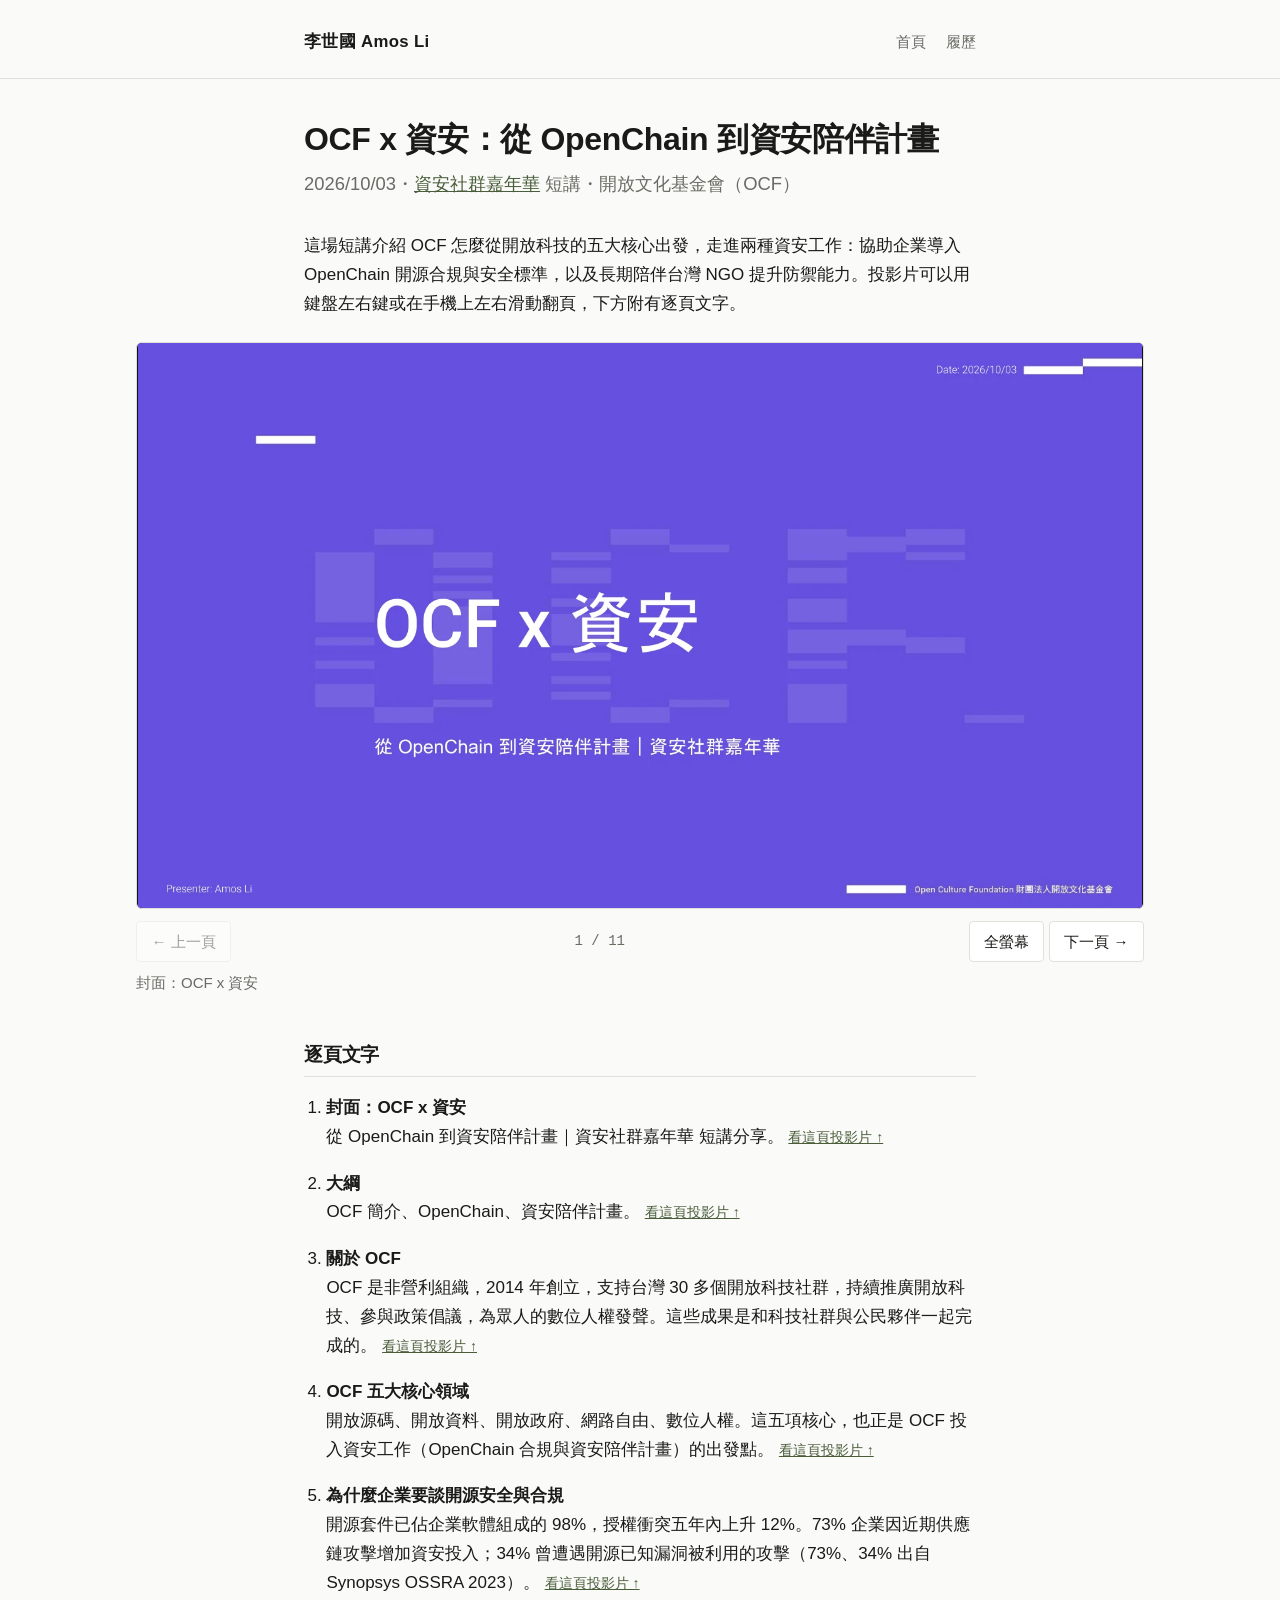
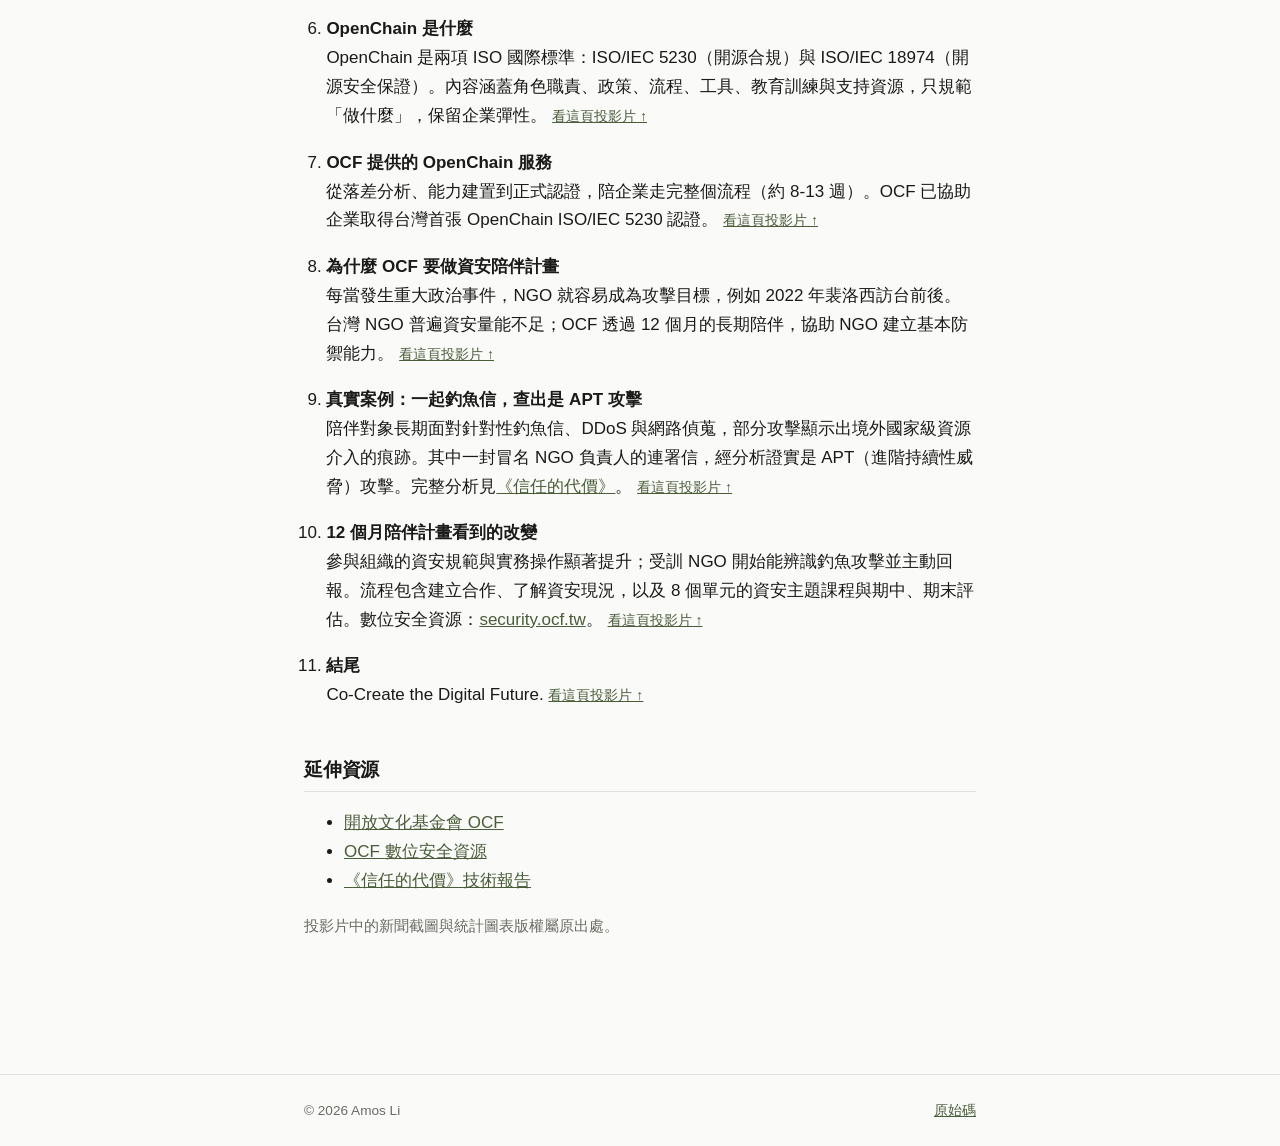
<file: talks/20261003-infosec-fiesta/index.html>
<!doctype html>
<html lang="zh-Hant-TW">
<head>
<meta charset="UTF-8">
<meta name="viewport" content="width=device-width, initial-scale=1">
<title>OCF x 資安：從 OpenChain 到資安陪伴計畫｜李世國 Amos Li</title>
<meta name="description" content="2026/10/03 資安社群嘉年華短講：開放文化基金會（OCF）的五大核心、OpenChain 開源合規與安全標準，以及陪伴台灣 NGO 的資安陪伴計畫。">
<link rel="stylesheet" href="/assets/css/style.css">
<link rel="canonical" href="https://amosli.tw/talks/20261003-infosec-fiesta/">
<meta property="og:type" content="article">
<meta property="og:title" content="OCF x 資安：從 OpenChain 到資安陪伴計畫">
<meta property="og:description" content="2026/10/03 資安社群嘉年華短講投影片與逐頁文字。">
<meta property="og:image" content="https://amosli.tw/talks/20261003-infosec-fiesta/slides/slide-01.webp">
<meta property="og:url" content="https://amosli.tw/talks/20261003-infosec-fiesta/">
<style>
  .deck { max-width: 1040px; margin: 1.5rem auto 0; padding: 0 16px; }
  .deck figure { margin: 0; }
  .deck .frame {
    position: relative; aspect-ratio: 16 / 9; max-width: 100%;
    background: #111; border: 1px solid var(--color-border); border-radius: 6px; overflow: hidden;
  }
  .deck .frame img { display: block; width: 100%; height: 100%; object-fit: contain; }
  .deck .frame button.hit {
    position: absolute; top: 0; bottom: 0; width: 35%; border: 0; background: transparent; cursor: pointer;
  }
  .deck .frame .hit.prev { left: 0; }
  .deck .frame .hit.next { right: 0; }
  .deck .controls {
    display: flex; flex-wrap: wrap; align-items: center; justify-content: space-between; gap: .5rem;
    margin-top: .75rem;
  }
  .deck .controls button {
    font: inherit; font-size: 15px; padding: .4rem .9rem; cursor: pointer;
    color: var(--color-fg); background: var(--color-card);
    border: 1px solid var(--color-border); border-radius: 4px;
  }
  .deck .controls button:hover { border-color: var(--color-green); }
  .deck .controls button:disabled { opacity: .4; cursor: default; }
  .deck .counter { font-family: var(--font-mono); font-size: 14px; color: var(--color-muted); }
  .deck figcaption { margin-top: .5rem; font-size: 15px; color: var(--color-muted); }
  .deck .frame:fullscreen { border: 0; border-radius: 0; background: #000; }
  .slides-text { padding-left: 1.4rem; }
  .slides-text li { margin-bottom: 1.1rem; }
  .slides-text li strong { display: block; }
  .slides-text a.jump { font-size: 14px; }
  .note { font-size: 15px; color: var(--color-muted); }
</style>
</head>
<body>
<a class="skip-link" href="#main">跳到主要內容</a>

<header class="site">
  <div class="wrap">
    <a class="brand" href="/">李世國 Amos Li</a>
    <nav class="site-nav">
      <a href="/">首頁</a>
      <a href="/resume/">履歷</a>
    </nav>
  </div>
</header>

<main id="main">
  <div class="wrap">
    <h1>OCF x 資安：從 OpenChain 到資安陪伴計畫</h1>
    <p class="lede">2026/10/03・<a href="https://infosec-fiesta.vlab.tw/">資安社群嘉年華</a> 短講・開放文化基金會（OCF）</p>
    <p>這場短講介紹 OCF 怎麼從開放科技的五大核心出發，走進兩種資安工作：協助企業導入 OpenChain 開源合規與安全標準，以及長期陪伴台灣 NGO 提升防禦能力。投影片可以用鍵盤左右鍵或在手機上左右滑動翻頁，下方附有逐頁文字。</p>
  </div>

  <section class="deck" aria-label="投影片">
    <figure>
      <div class="frame" id="frame">
        <img id="slide-img" src="slides/slide-01.webp" width="1600" height="900" alt="第 1 頁：OCF x 資安，從 OpenChain 到資安陪伴計畫">
        <button class="hit prev" type="button" aria-label="上一頁" tabindex="-1"></button>
        <button class="hit next" type="button" aria-label="下一頁" tabindex="-1"></button>
      </div>
      <div class="controls">
        <button type="button" id="prev">← 上一頁</button>
        <span class="counter" id="counter" aria-live="polite">1 / 11</span>
        <span>
          <button type="button" id="fs">全螢幕</button>
          <button type="button" id="next">下一頁 →</button>
        </span>
      </div>
      <figcaption id="caption">封面</figcaption>
    </figure>
  </section>

  <div class="wrap">
    <h2>逐頁文字</h2>
    <ol class="slides-text">
      <li id="s1"><strong>封面：OCF x 資安</strong>從 OpenChain 到資安陪伴計畫｜資安社群嘉年華 短講分享。</li>
      <li id="s2"><strong>大綱</strong>OCF 簡介、OpenChain、資安陪伴計畫。</li>
      <li id="s3"><strong>關於 OCF</strong>OCF 是非營利組織，2014 年創立，支持台灣 30 多個開放科技社群，持續推廣開放科技、參與政策倡議，為眾人的數位人權發聲。這些成果是和科技社群與公民夥伴一起完成的。</li>
      <li id="s4"><strong>OCF 五大核心領域</strong>開放源碼、開放資料、開放政府、網路自由、數位人權。這五項核心，也正是 OCF 投入資安工作（OpenChain 合規與資安陪伴計畫）的出發點。</li>
      <li id="s5"><strong>為什麼企業要談開源安全與合規</strong>開源套件已佔企業軟體組成的 98%，授權衝突五年內上升 12%。73% 企業因近期供應鏈攻擊增加資安投入；34% 曾遭遇開源已知漏洞被利用的攻擊（73%、34% 出自 Synopsys OSSRA 2023）。</li>
      <li id="s6"><strong>OpenChain 是什麼</strong>OpenChain 是兩項 ISO 國際標準：ISO/IEC 5230（開源合規）與 ISO/IEC 18974（開源安全保證）。內容涵蓋角色職責、政策、流程、工具、教育訓練與支持資源，只規範「做什麼」，保留企業彈性。</li>
      <li id="s7"><strong>OCF 提供的 OpenChain 服務</strong>從落差分析、能力建置到正式認證，陪企業走完整個流程（約 8-13 週）。OCF 已協助企業取得台灣首張 OpenChain ISO/IEC 5230 認證。</li>
      <li id="s8"><strong>為什麼 OCF 要做資安陪伴計畫</strong>每當發生重大政治事件，NGO 就容易成為攻擊目標，例如 2022 年裴洛西訪台前後。台灣 NGO 普遍資安量能不足；OCF 透過 12 個月的長期陪伴，協助 NGO 建立基本防禦能力。</li>
      <li id="s9"><strong>真實案例：一起釣魚信，查出是 APT 攻擊</strong>陪伴對象長期面對針對性釣魚信、DDoS 與網路偵蒐，部分攻擊顯示出境外國家級資源介入的痕跡。其中一封冒名 NGO 負責人的連署信，經分析證實是 APT（進階持續性威脅）攻擊。完整分析見<a href="https://ocf.tw/p/defendhrd/">《信任的代價》</a>。</li>
      <li id="s10"><strong>12 個月陪伴計畫看到的改變</strong>參與組織的資安規範與實務操作顯著提升；受訓 NGO 開始能辨識釣魚攻擊並主動回報。流程包含建立合作、了解資安現況，以及 8 個單元的資安主題課程與期中、期末評估。數位安全資源：<a href="https://security.ocf.tw/">security.ocf.tw</a>。</li>
      <li id="s11"><strong>結尾</strong>Co-Create the Digital Future.</li>
    </ol>

    <h2>延伸資源</h2>
    <ul>
      <li><a href="https://ocf.tw/">開放文化基金會 OCF</a></li>
      <li><a href="https://security.ocf.tw/">OCF 數位安全資源</a></li>
      <li><a href="https://ocf.tw/p/defendhrd/">《信任的代價》技術報告</a></li>
    </ul>
    <p class="note">投影片中的新聞截圖與統計圖表版權屬原出處。</p>
  </div>
</main>

<footer class="site">
  <div class="wrap">
    <span>&copy; 2026 Amos Li</span>
    <span><a href="https://github.com/a4ltw/amosli.tw">原始碼</a></span>
  </div>
</footer>

<script>
(function () {
  var items = Array.prototype.slice.call(document.querySelectorAll('.slides-text li'));
  var total = items.length;
  var titles = items.map(function (li) { return li.querySelector('strong').textContent; });
  var img = document.getElementById('slide-img');
  var counter = document.getElementById('counter');
  var caption = document.getElementById('caption');
  var prevBtn = document.getElementById('prev');
  var nextBtn = document.getElementById('next');
  var frame = document.getElementById('frame');
  var cur = 1;

  function src(n) { return 'slides/slide-' + (n < 10 ? '0' : '') + n + '.webp'; }
  function preload(n) { if (n >= 1 && n <= total) { var i = new Image(); i.src = src(n); } }

  function show(n, push) {
    cur = Math.min(Math.max(n, 1), total);
    img.src = src(cur);
    img.alt = '第 ' + cur + ' 頁：' + titles[cur - 1];
    counter.textContent = cur + ' / ' + total;
    caption.textContent = titles[cur - 1];
    prevBtn.disabled = cur === 1;
    nextBtn.disabled = cur === total;
    if (push !== false) history.replaceState(null, '', '#' + cur);
    preload(cur + 1); preload(cur - 1);
  }

  prevBtn.addEventListener('click', function () { show(cur - 1); });
  nextBtn.addEventListener('click', function () { show(cur + 1); });
  frame.querySelector('.hit.prev').addEventListener('click', function () { show(cur - 1); });
  frame.querySelector('.hit.next').addEventListener('click', function () { show(cur + 1); });

  document.addEventListener('keydown', function (e) {
    if (e.target.closest && e.target.closest('input, textarea')) return;
    if (e.key === 'ArrowLeft' || e.key === 'PageUp') { show(cur - 1); e.preventDefault(); }
    else if (e.key === 'ArrowRight' || e.key === 'PageDown') { show(cur + 1); e.preventDefault(); }
  });

  var x0 = null;
  frame.addEventListener('touchstart', function (e) { x0 = e.touches[0].clientX; }, { passive: true });
  frame.addEventListener('touchend', function (e) {
    if (x0 === null) return;
    var dx = e.changedTouches[0].clientX - x0;
    if (Math.abs(dx) > 40) show(cur + (dx < 0 ? 1 : -1));
    x0 = null;
  });

  var fs = document.getElementById('fs');
  if (frame.requestFullscreen) {
    fs.addEventListener('click', function () {
      if (document.fullscreenElement) document.exitFullscreen(); else frame.requestFullscreen();
    });
  } else { fs.hidden = true; }

  items.forEach(function (li, i) {
    var a = document.createElement('a');
    a.href = '#' + (i + 1); a.className = 'jump'; a.textContent = '看這頁投影片 ↑';
    a.addEventListener('click', function (e) {
      e.preventDefault(); show(i + 1); frame.scrollIntoView({ behavior: 'smooth', block: 'center' });
    });
    li.appendChild(document.createTextNode(' ')); li.appendChild(a);
  });

  var h = parseInt(location.hash.slice(1), 10);
  show(h >= 1 && h <= total ? h : 1, false);
})();
</script>
</body>
</html>
</file>
<file: assets/css/style.css>
/* amosli.tw — 全站樣式 */

:root {
  --color-bg: #fafaf8;
  --color-fg: #1a1a18;
  --color-muted: #6b6b64;
  --color-border: #e2e0da;
  --color-card: #ffffff;
  --color-green: #4a5d3a;   /* military green */
  --color-green-dim: #eef1ea;
  --color-brown: #7a5230;   /* wolf brown */
  --color-brown-dim: #f4ede4;
  --max-width: 720px;
  --font-sans: -apple-system, BlinkMacSystemFont, "Segoe UI", "PingFang TC", "Noto Sans TC", "Microsoft JhengHei", Helvetica, Arial, sans-serif;
  --font-mono: ui-monospace, SFMono-Regular, "SF Mono", Menlo, Consolas, monospace;
}

:root[data-theme="dark"] {
  --color-bg: #171815;
  --color-fg: #ece9e2;
  --color-muted: #9a978d;
  --color-border: #33342e;
  --color-card: #1e1f1b;
  --color-green: #8ea575;
  --color-green-dim: #22271d;
  --color-brown: #c2946a;
  --color-brown-dim: #2a2119;
}

@media (prefers-color-scheme: dark) {
  :root:not([data-theme="light"]) {
    --color-bg: #171815;
    --color-fg: #ece9e2;
    --color-muted: #9a978d;
    --color-border: #33342e;
    --color-card: #1e1f1b;
    --color-green: #8ea575;
    --color-green-dim: #22271d;
    --color-brown: #c2946a;
    --color-brown-dim: #2a2119;
  }
}

* { box-sizing: border-box; }

html { color-scheme: light dark; }

body {
  margin: 0;
  background: var(--color-bg);
  color: var(--color-fg);
  font-family: var(--font-sans);
  font-size: 17px;
  line-height: 1.7;
  -webkit-font-smoothing: antialiased;
}

.skip-link {
  position: absolute;
  left: -9999px;
  top: 0;
  background: var(--color-green);
  color: #fff;
  padding: 8px 16px;
  z-index: 100;
}
.skip-link:focus { left: 8px; top: 8px; }

.wrap {
  max-width: var(--max-width);
  margin: 0 auto;
  padding: 0 24px;
}

header.site {
  padding: 28px 0 0;
  border-bottom: 1px solid var(--color-border);
  margin-bottom: 40px;
}

header.site .wrap {
  display: flex;
  justify-content: space-between;
  align-items: baseline;
  flex-wrap: wrap;
  gap: 12px;
  padding-bottom: 20px;
}

.brand {
  font-weight: 700;
  font-size: 1.05rem;
  text-decoration: none;
  color: var(--color-fg);
  letter-spacing: 0.02em;
}

nav.site-nav {
  display: flex;
  gap: 20px;
  align-items: center;
  font-size: 0.95rem;
}

nav.site-nav a {
  color: var(--color-muted);
  text-decoration: none;
  border-bottom: 1px solid transparent;
  padding-bottom: 2px;
}

nav.site-nav a:hover,
nav.site-nav a[aria-current="page"] {
  color: var(--color-green);
  border-bottom-color: var(--color-green);
}

nav.site-nav .lang-switch {
  color: var(--color-brown);
  font-family: var(--font-mono);
  font-size: 0.85rem;
}

main { padding-bottom: 80px; }

h1, h2, h3 {
  font-weight: 700;
  line-height: 1.3;
  letter-spacing: -0.01em;
}

h1 { font-size: 2rem; margin: 0 0 8px; }
h2 {
  font-size: 1.2rem;
  margin: 48px 0 4px;
  padding-bottom: 8px;
  border-bottom: 1px solid var(--color-border);
}
h3 { font-size: 1.05rem; margin: 24px 0 2px; }

p { margin: 0 0 16px; }

.lede {
  font-size: 1.15rem;
  color: var(--color-muted);
  margin-bottom: 32px;
}

a { color: var(--color-green); }
a:hover { color: var(--color-brown); }

.tag {
  display: inline-block;
  font-size: 0.8rem;
  font-family: var(--font-mono);
  color: var(--color-green);
  background: var(--color-green-dim);
  border-radius: 4px;
  padding: 2px 8px;
  margin: 0 6px 6px 0;
}

.tag.brown {
  color: var(--color-brown);
  background: var(--color-brown-dim);
}

.contact-list {
  list-style: none;
  padding: 0;
  margin: 24px 0;
  display: flex;
  flex-direction: column;
  gap: 6px;
  font-family: var(--font-mono);
  font-size: 0.95rem;
}
.contact-list a { color: var(--color-fg); text-decoration: none; }
.contact-list a:hover { color: var(--color-green); }
.contact-list .k { color: var(--color-muted); display: inline-block; width: 92px; }

.btn {
  display: inline-block;
  border: 1px solid var(--color-fg);
  color: var(--color-fg);
  text-decoration: none;
  padding: 10px 20px;
  border-radius: 4px;
  font-size: 0.95rem;
  margin: 4px 12px 4px 0;
}
.btn:hover { background: var(--color-fg); color: var(--color-bg); }
.btn.primary { background: var(--color-green); border-color: var(--color-green); color: #fff; }
.btn.primary:hover { background: var(--color-brown); border-color: var(--color-brown); color: #fff; }

.entry { margin-bottom: 28px; }
.entry-head {
  display: flex;
  justify-content: space-between;
  flex-wrap: wrap;
  gap: 4px 16px;
  align-items: baseline;
}
.entry-role { font-weight: 700; }
.entry-org { color: var(--color-muted); }
.entry-time {
  font-family: var(--font-mono);
  font-size: 0.85rem;
  color: var(--color-muted);
  white-space: nowrap;
}
.entry ul { margin: 8px 0 0; padding-left: 20px; }
.entry li { margin-bottom: 4px; }

table.info {
  width: 100%;
  border-collapse: collapse;
  margin: 16px 0;
  font-size: 0.95rem;
}
table.info th, table.info td {
  text-align: left;
  padding: 6px 10px 6px 0;
  border-bottom: 1px solid var(--color-border);
}
table.info th { color: var(--color-muted); font-weight: 600; width: 30%; }

footer.site {
  border-top: 1px solid var(--color-border);
  margin-top: 40px;
  padding: 24px 0;
  color: var(--color-muted);
  font-size: 0.85rem;
}
footer.site .wrap {
  display: flex;
  justify-content: space-between;
  flex-wrap: wrap;
  gap: 8px;
}

.section-note {
  font-style: italic;
  color: var(--color-muted);
  font-size: 0.9rem;
  margin: -4px 0 16px;
}

@media print {
  header.site .site-nav, footer.site, .no-print { display: none !important; }
  body { font-size: 12.5px; background: #fff; color: #000; }
  header.site { border: none; margin-bottom: 20px; padding-top: 0; }
  h2 { border-bottom-color: #ccc; }
  a { color: #000 !important; text-decoration: none; }
  .wrap { max-width: 100%; padding: 0; }
}

@media (max-width: 480px) {
  h1 { font-size: 1.6rem; }
  body { font-size: 16px; }
}
</file>
